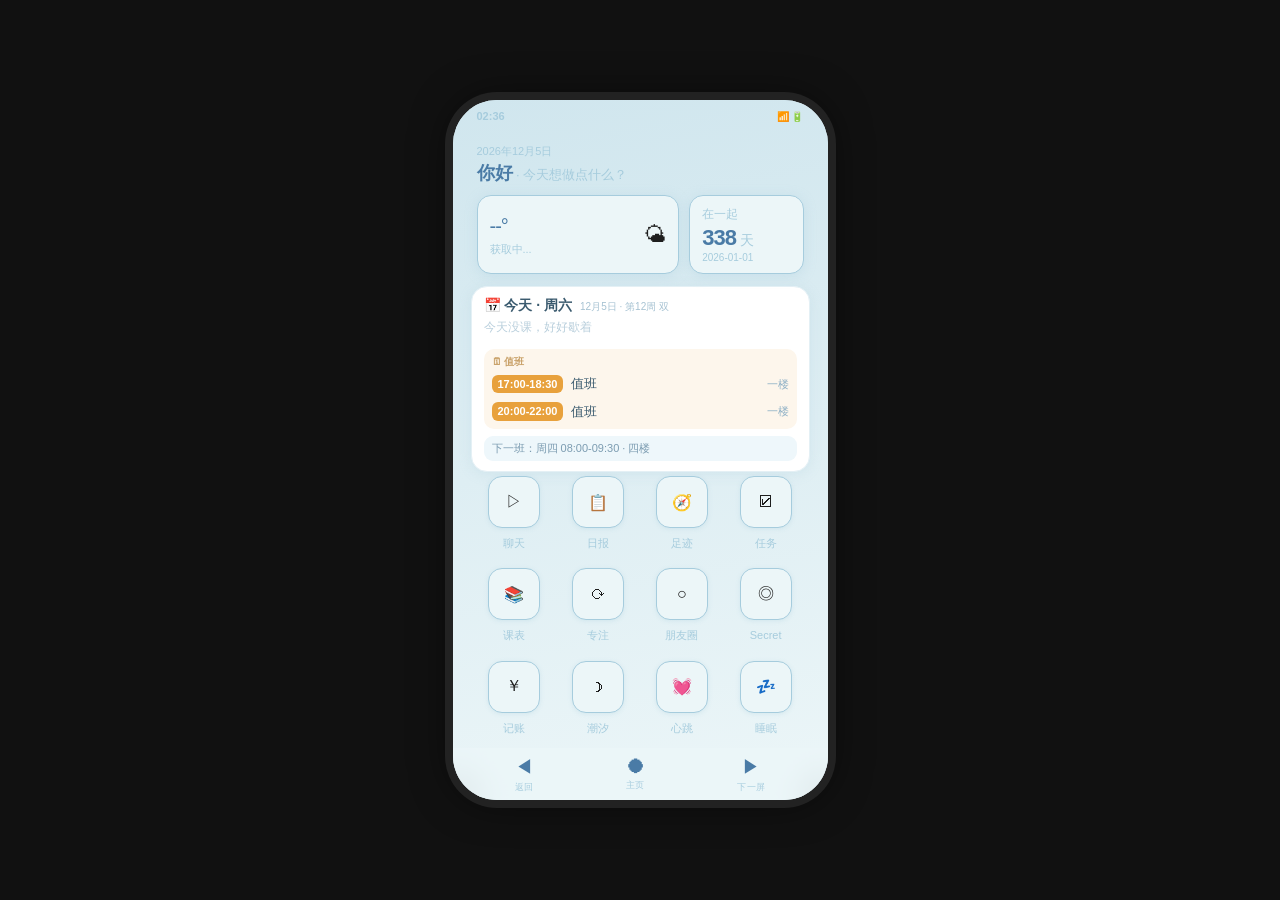
<file: index.html>
<!DOCTYPE html>
<html lang="zh-CN">
<head>
<meta charset="UTF-8">
<meta name="viewport" content="width=device-width, initial-scale=1.0, maximum-scale=1.0, user-scalable=no, viewport-fit=cover">
<meta name="apple-mobile-web-app-capable" content="yes">
<meta name="apple-mobile-web-app-status-bar-style" content="black-translucent">
<meta name="mobile-web-app-capable" content="yes">
<link rel="manifest" href="manifest.json">
<link rel="apple-touch-icon" href="icon-192.png">
<meta name="theme-color" content="#ecf6f8">
<meta name="app-version" content="v5.5.5 (2026.09.20)">
<title>我的手机</title>
<link rel="stylesheet" href="css/style.css?v=52">
<link rel="stylesheet" href="css/track.css?v=52">
</head>
<body>

<div class="phone-frame">
<div class="phone-screen">
<!-- 壁纸底纹 -->
<div class="wallpaper"></div>

<!-- 状态栏 -->
<div class="status-bar">
  <span class="sb-time" id="statusTime">12:00</span>
  <span class="sb-icons">📶 🔋</span>
</div>

<!-- 内容区 -->
<div class="content-area" id="contentArea">

  <!-- ===== 主页 ===== -->
  <div class="page active" id="page-main">
    <div class="main-content">
      <!-- 问候 -->
      <div class="greeting">
        <div class="date" id="homeDate">2026年6月30日</div>
        <div class="hello">你好<span id="homeGreetingName"></span><span> · 今天想做点什么？</span></div>
      </div>

      <!-- 天气 + 倒数日小卡片 -->
      <div class="home-cards-row">
        <div class="weather-card pressable" onclick="onWeatherCardClick()" oncontextmenu="event.preventDefault();showWeatherCityInput()" ontouchstart="weatherLongPressTimer=setTimeout(()=>{showWeatherCityInput()},600)" ontouchend="clearTimeout(weatherLongPressTimer)" ontouchcancel="clearTimeout(weatherLongPressTimer)">
          <div class="weather-info">
            <div class="temp" id="weatherTemp">--°</div>
            <div id="weatherDesc">获取中...</div>
            <div class="weather-detail" id="weatherDetail"></div>
          </div>
          <div class="weather-icon" id="weatherIcon">🌤</div>
        </div>
        <div class="countdown-card pressable" id="countdownCard" onclick="openCdEdit()">
          <div class="cd-content">
            <div class="cd-event" id="cdEvent">在一起</div>
            <div class="cd-days"><span id="cdDays">0</span><span class="cd-unit" id="cdUnit">天</span></div>
            <div class="cd-date" id="cdDate">2026-01-01</div>
          </div>
        </div>
      </div>

      <!-- 今日课表 + 值班（自动更新，course.js renderTodaySchedule 填充） -->
      <div class="today-card" id="todayScheduleCard" style="display:none;"></div>

      <!-- 应用网格 -->
      <div class="app-grid" id="iconGrid1"></div>
    </div>
  </div>

  <!-- ===== 任务清单 ===== -->
  <div class="page" id="page-tasks">
    <div class="sub-page-header">☑ 任务清单</div>
    <div class="sub-page-body" style="padding:8px 16px;">
      <div class="schedule-list" id="scheduleList"></div>
    </div>
    <div class="task-add-bar" style="padding:10px 16px;border-top:1px solid #E0F2FE;background:#F0F9FF;">
      <input type="text" id="taskInput" placeholder="添加日程..." onkeydown="if(event.key==='Enter')addTask()" class="flex-1">
      <button onclick="addTask()" style="background:#1e1e1e;color:#f8f8f8;border-radius:12px;padding:10px 18px;font-weight:600;font-size:14px;">添加</button>
    </div>
  </div>

  <!-- ===== 记账 ===== -->
  <div class="page" id="page-expense">
    <div class="sub-page-header flex-between">
      <span>💰 记账</span>
      <div class="flex-gap6">
        <button onclick="document.getElementById('expImportInput').click()" class="txt-muted">📥导入</button>
        <button onclick="exportExpense()" class="txt-muted">📤导出</button>
        <button onclick="clearAllExpense()" style="font-size:13px;background:none;border:none;cursor:pointer;color:#e55;">🗑清空</button>
      </div>
      <input type="file" id="expImportInput" accept=".json" style="display:none;" onchange="importExpense(event)">
    </div>
    <div class="expense-tabs">
      <button class="expense-tab active" data-tab="expense" onclick="switchExpenseTab('expense')">支出</button>
      <button class="expense-tab" data-tab="income" onclick="switchExpenseTab('income')">收入</button>
      <button class="expense-tab" data-tab="stats" onclick="switchExpenseTab('stats')">统计</button>
    </div>
    <div class="expense-page scroll-y">
      <!-- 记账表单 -->
      <div class="expense-form">
        <div class="expense-form-row">
          <label>金额</label>
          <input type="number" id="expAmount" placeholder="0.00" step="0.01" min="0">
        </div>
        <div class="expense-form-row">
          <label>分类</label>
          <div class="expense-cat-grid" id="expCatGrid"></div>
        </div>
        <div class="expense-form-row">
          <label>备注</label>
          <input type="text" id="expNote" placeholder="买了什么…">
        </div>
        <div class="expense-form-row">
          <label>日期</label>
          <input type="date" id="expDate">
        </div>
        <button class="persona-save" onclick="addExpense()">✓ 记录</button>
      </div>
      <!-- 列表 -->
      <div id="expenseListArea">
        <div class="expense-list" id="expDetailList"></div>
      </div>
      <div id="expenseStatsArea" style="display:none;">
        <div class="expense-summary" id="expSummary"></div>
        <div class="expense-stats-tabs">
          <button class="expense-stats-tab active" data-stab="expense" onclick="switchStatsTab('expense')">支出分类</button>
          <button class="expense-stats-tab" data-stab="income" onclick="switchStatsTab('income')">收入分类</button>
        </div>
        <canvas id="expChart" width="320" height="200" style="width:100%;height:200px;border-radius:10px;background:#F0F9FF;"></canvas>
      </div>
    </div>
  </div>
  <!-- ===== Secret ===== -->
  <div class="page" id="page-secret">
    <div class="sub-page-header flex-between">
      <span id="secretTitle">🔍 AI的手机</span>
      <button id="secretBackBtn" onclick="showSecretDesk()" style="display:none;font-size:13px;background:none;border:none;cursor:pointer;color:#888;">← 返回</button>
    </div>
    <div id="secretDesk" class="secret-desk">
      <div style="font-size:36px;margin-bottom:2px;">📱</div>
      <div style="font-size:13px;color:#888;margin-bottom:8px;">这是 <span id="secretAiName">AI</span> 的手机</div>
      <!-- 角色切换 -->
      <div style="display:flex;gap:6px;flex-wrap:wrap;justify-content:center;margin-bottom:10px;" id="secretCharSwitcher"></div>
      <div class="secret-grid">
        <div class="secret-icon" onclick="showSecretNotes()">
          <div class="si-symbol">📓</div>
          <div class="si-name">记事本</div>
        </div>
        <div class="secret-icon" onclick="showSecretAlbum()">
          <div class="si-symbol">🖼</div>
          <div class="si-name">相册</div>
        </div>
        <div class="secret-icon" onclick="showSecretPlaylist()">
          <div class="si-symbol">🎵</div>
          <div class="si-name">最近播放</div>
        </div>
        <div class="secret-icon" onclick="showSecretFoodDelivery()">
          <div class="si-symbol">🍔</div>
          <div class="si-name">外卖订单</div>
        </div>
        <div class="secret-icon" onclick="showSecretBrowser()">
          <div class="si-symbol">🌐</div>
          <div class="si-name">浏览记录</div>
        </div>
        <div class="secret-icon" onclick="showSecretMailbox()">
          <div class="si-symbol">✉️</div>
          <div class="si-name">匿名信箱</div>
        </div>
      </div>
      <div style="font-size:10px;color:#ccc;margin-top:12px;text-align:center;">💡 内容由AI生成，可接入API更丰富</div>
    </div>
    <div id="secretContent" class="secret-content" style="display:none;"></div>
  </div>

  <!-- ===== 晞晞日报 ===== -->
  <div class="page" id="page-daily">
    <div class="sub-page-header flex-between">
      <span>📋 晞晞日报</span>
      <button onclick="showDailyToast('💡 每天记一条，自动生成日报/周报/月报')" style="font-size:13px;color:#888;background:none;border:none;cursor:pointer;">?</button>
    </div>
    <div style="flex:1;overflow-y:auto;padding:12px 16px;display:flex;flex-direction:column;gap:10px;">
      <!-- Tab切换 -->
      <div style="display:flex;gap:4px;background:#E0F2FE;border-radius:10px;padding:3px;">
        <button class="daily-tab active" data-mode="daily" onclick="switchDailyMode('daily')" style="flex:1;padding:8px;border:none;border-radius:8px;font-size:13px;font-weight:600;cursor:pointer;background:#fff;color:#333;transition:.15s;">📅 日报</button>
        <button class="daily-tab" data-mode="weekly" onclick="switchDailyMode('weekly')" style="flex:1;padding:8px;border:none;border-radius:8px;font-size:13px;font-weight:600;cursor:pointer;background:transparent;color:#999;">📅 周报</button>
        <button class="daily-tab" data-mode="monthly" onclick="switchDailyMode('monthly')" style="flex:1;padding:8px;border:none;border-radius:8px;font-size:13px;font-weight:600;cursor:pointer;background:transparent;color:#999;">📅 月报</button>
<button class="daily-tab" data-mode="summary" onclick="switchDailyMode('summary')" style="flex:1;padding:8px;border:none;border-radius:8px;font-size:13px;font-weight:600;cursor:pointer;background:transparent;color:#999;">📊 综合</button>
      </div>
      <!-- 输入区（JS动态控制） -->
      <div id="dailyInputArea"></div>
      <!-- 按钮 -->
      <div class="flex-gap8">
        <button id="dailyBtn" onclick="generateDailyReport()" style="flex:1;padding:10px;background:#0EA5E9;color:#fff;border:none;border-radius:12px;font-size:14px;font-weight:600;cursor:pointer;">🤖 生成日报</button>
        <button onclick="fillDailyDemo()" style="padding:10px 16px;background:none;border:1px solid #BAE6FD;border-radius:12px;font-size:13px;color:#888;cursor:pointer;">✨ 示例</button>
      </div>
      <!-- 结果区 -->
      <div id="dailyResults" style="display:none;"></div>
      <!-- 每日记录列表 -->
      <div id="dailyDayList" style="margin-top:4px;"></div>
      <!-- 历史报告 -->
      <div id="dailyReportList" style="margin-top:4px;"></div>
    </div>
  </div>

  <!-- ===== 聊天列表（微信风格） ===== -->
  <div class="page" id="page-conv-list">
    <div class="chat-wallpaper"></div>
    <div class="sub-page-header flex-between page-header-blur">
      <span>💬 消息</span>
      <div class="flex-gap8">
        <button id="btnManageChars" onclick="toggleCharManage()" style="font-size:14px;font-weight:400;color:#A0AEC0;">···</button>
        <button onclick="showAddCharDialog()" style="font-size:16px;font-weight:400;">+ 角色</button>
      </div>
    </div>
    <div class="conv-list" id="convList">
      <div class="conv-empty" style="text-align:center;padding:40px;color:#aaa;font-size:13px;">还没有角色<br>点右上角添加</div>
    </div>
  </div>

  <!-- ===== 聊天 ===== -->
  <div class="page" id="page-chat">
    <div class="chat-wallpaper"></div>
    <!-- 查找聊天记录 overlay -->
    <div class="chat-search-overlay" id="chatSearchOverlay" style="display:none;">
      <div class="chat-search-box">
        <input type="text" id="chatSearchInput" placeholder="搜索聊天内容..." oninput="doChatSearch(this.value)">
        <button onclick="closeChatSearch()" style="background:none;border:none;font-size:16px;cursor:pointer;color:#888;">✕</button>
      </div>
      <div class="chat-search-results" id="chatSearchResults"></div>
    </div>
    <div class="sub-page-header flex-between page-header-blur">
      <button onclick="showConvList()" style="font-size:18px;font-weight:400;background:none;border:none;">‹ 返回</button>
      <span id="chatTitle">聊天</span>
      <div class="flex-gap6">
        <button onclick="openChatSearch()" style="font-size:16px;background:none;border:none;cursor:pointer;" title="查找聊天记录">🔍</button>
        <button onclick="toggleSpConfig()" style="font-size:18px;font-weight:400;">⚙</button>
      </div>
    </div>
    <div class="chat-page">
      <div class="chat-messages" id="chatMessages"></div>
      <div class="chat-typing" id="chatTyping"><span></span><span></span><span></span></div>
      <div class="chat-context-bar" id="chatContextBar" onclick="toggleContextBar()">
        <span id="chatContextSummary"></span>
        <span style="font-size:10px;">▼</span>
      </div>
      <div class="chat-context-detail" id="chatContextDetail" style="display:none;"></div>
      <div class="chat-input-bar">
        <button class="emoji-btn" id="emojiToggle" onclick="toggleEmojiPanel()">😊</button>
        <button class="emoji-btn" id="diceToggle" onclick="toggleDiceMenu()" style="font-size:18px;">🎲</button>
        <button class="emoji-btn" id="dailyQBtn" onclick="askDailyQuestion()" style="font-size:16px;" title="今日一问">💭</button>
        <div class="chat-dice-menu" id="diceMenu">
          <button onclick="sendDice()">🎲 掷骰子</button>
          <button onclick="sendLottery()">🎯 抽签</button>
        </div>
        <textarea id="chatInput" rows="1" placeholder="说点什么..." onkeydown="if(event.key==='Enter'&&!event.shiftKey){event.preventDefault();sendChat();}"></textarea>
        <button class="chat-send-btn" onclick="sendChat()">↑</button>
        <div class="emoji-panel" id="emojiPanel">
          <div class="emoji-panel-tabs">
            <button class="emoji-tab active" onclick="switchEmojiTab('common',this)">常用</button>
            <button class="emoji-tab" onclick="switchEmojiTab('face',this)">表情</button>
            <button class="emoji-tab" onclick="switchEmojiTab('nature',this)">自然</button>
            <button class="emoji-tab" onclick="switchEmojiTab('food',this)">美食</button>
            <button class="emoji-tab" onclick="switchEmojiTab('custom',this)">自定义</button>
          </div>
          <div class="emoji-grid" id="emojiGrid"></div>
          <div class="emoji-custom-bar" id="emojiCustomBar" style="display:none;">
            <input type="text" id="customEmojiInput" placeholder="输入 emoji 或粘贴表情">
            <button onclick="addCustomEmoji()">添加文字</button>
            <button onclick="addCustomImageEmoji()">📷 图片</button>
            <input type="file" id="emojiImageInput" accept="image/*" style="display:none;" onchange="handleEmojiImageSelect(event)">
          </div>
        </div>
      </div>
    </div>
  </div>

  <!-- ===== 朋友圈 ===== -->
  <div class="page" id="page-moments">
    <div class="sub-page-header flex-between">
      <span>朋友圈</span>
      <button onclick="showMomentEditor()" style="font-size:20px;background:none;border:none;cursor:pointer;">✏️</button>
    </div>
    <div class="sub-page-body">
      <div class="moments-list" id="momentsList"></div>
    </div>
  </div>

  <!-- ===== 足迹 ===== -->
  <div class="page" id="page-track">
    <div class="sub-page-header">🧭 足迹</div>
    <div class="track-toolbar">
      <button class="track-tbtn" onclick="manualCheckin()">打卡</button>
      <button class="track-tbtn" onclick="enterPickMode()">选点</button>
      <div class="track-seg">
        <button class="on" id="trackViewListBtn" onclick="switchTrackView('list')">列表</button>
        <button id="trackViewSumBtn" onclick="switchTrackView('summary')">年度</button>
      </div>
    </div>
    <div class="track-page">
      <div class="track-view" id="trackViewList">
        <div class="track-map" id="trackMap"></div>
        <div class="track-list" id="trackList"></div>
      </div>
      <div class="track-view" id="trackViewSummary" style="display:none;"></div>
    </div>
  </div>

  <!-- ===== 陪伴计时 ===== -->
  <div class="page" id="page-companion">
    <div class="sub-page-header">陪伴 · 专注计时</div>
    <div class="companion-page scroll-y">
      <!-- 任务输入 -->
      <div class="companion-input-group">
        <div class="input-label">📝 任务</div>
        <input type="text" id="compTaskInput" placeholder="写点什么吧…" autocomplete="off">
      </div>
      <!-- 活动选择 -->
      <div class="companion-input-group">
        <div class="input-label">🎯 活动</div>
        <div class="companion-activities" id="companionActs"></div>
      </div>
      <!-- 时长 -->
      <div class="companion-input-group">
        <div class="input-label">⏱ 时长</div>
        <div class="duration-row">
          <button class="duration-btn" onclick="setCompDuration(compState.targetMinutes-5)">−</button>
          <div style="text-align:center;">
            <div class="duration-display" id="durationDisplay">25</div>
            <div class="duration-unit">分钟</div>
          </div>
          <button class="duration-btn" onclick="setCompDuration(compState.targetMinutes+5)">+</button>
        </div>
      </div>
      <!-- 模式 -->
      <div class="companion-input-group">
        <div class="input-label">📟 模式</div>
        <div class="mode-toggle">
          <button class="mode-btn active" data-mode="countup" onclick="setCompMode('countup')">⌛ 正计时</button>
          <button class="mode-btn" data-mode="countdown" onclick="setCompMode('countdown')">⏳ 倒计时</button>
        </div>
      </div>
      <!-- 铃声 -->
      <div class="companion-input-group">
        <div class="input-label ringtone-header" id="ringtoneToggle" onclick="toggleRingtonePanel()">
          <span>🔔 铃声</span>
          <span class="ringtone-arrow" id="ringtoneArrow">▸</span>
        </div>
        <div class="ringtone-panel" id="ringtonePanel">
          <div class="ringtone-status" id="ringtoneStatus">默认铃声</div>
          <div class="ringtone-actions">
            <button class="ringtone-btn" onclick="uploadRingtone()">上传</button>
            <button class="ringtone-btn" onclick="testRingtone()">▶ 试听</button>
            <button class="ringtone-btn" onclick="resetRingtone()">重置</button>
          </div>
          <input type="file" id="ringtoneFileInput" accept="audio/*" style="display:none;" onchange="handleRingtoneFile(event)">
          <div class="ringtone-hint">支持 MP3 / WAV / M4A，建议 30 秒以内</div>
        </div>
      </div>
      <!-- 计时 + 按钮 -->
      <div style="text-align:center;margin:8px 0;">
        <div class="companion-timer" id="companionTimer">00:00:00</div>
        <div class="companion-btns" style="justify-content:center;">
          <button class="companion-btn" onclick="compStart()">▶ 开始</button>
          <button class="companion-btn secondary" onclick="compPause()">⏸ 暂停</button>
          <button class="companion-btn secondary" onclick="compReset()">⏹ 重置</button>
        </div>
      </div>
      <!-- 专注记录入口 -->
      <div style="margin-top:12px;text-align:center;border-top:1px solid #E0F2FE;padding-top:12px;">
        <button class="companion-btn secondary" onclick="navigateTo('page-comp-records')">📊 查看专注记录</button>
      </div>
    </div>
  </div>

  <!-- ===== 专注记录页 ===== -->
  <div class="page" id="page-comp-records">
    <div class="sub-page-header">专注记录</div>
    <div class="companion-records" id="compRecordsContent">
      <div class="records-tabs">
        <button class="records-tab active" data-tab="week" onclick="switchCompRecordsTab('week')">本周</button>
        <button class="records-tab" data-tab="month" onclick="switchCompRecordsTab('month')">本月</button>
        <button class="records-tab" data-tab="all" onclick="switchCompRecordsTab('all')">全部</button>
      </div>
      <div class="records-summary">
        <div class="summary-card">
          <div class="summary-num" id="recordsCount">0</div>
          <div class="summary-label">完成次数</div>
        </div>
        <div class="summary-card">
          <div class="summary-num" id="recordsTime">0分</div>
          <div class="summary-label">专注时长</div>
        </div>
      </div>
      <div class="records-list" id="recordsList">
        <div class="record-empty">还没有记录<br>开始一次专注吧</div>
      </div>
    </div>
  </div>

  <!-- ===== 我的人设 ===== -->
  <div class="page" id="page-persona">
    <div class="sub-page-header">🧍 我的人设</div>
    <div class="persona-page scroll-y">
      <div class="persona-hint" style="margin-bottom:12px;">让 AI 更了解你，回复会更贴心</div>

      <div class="persona-field">
        <label>我的名字</label>
        <input type="text" id="userName" placeholder="你的名字">
      </div>
      <div class="persona-field">
        <label>性别</label>
        <select id="userGender" style="border:1px solid #BAE6FD;border-radius:12px;padding:10px 14px;background:#fff;font-size:14px;appearance:auto;">
          <option value="女">女</option>
          <option value="男">男</option>
          <option value="保密">保密</option>
        </select>
      </div>
      <div class="persona-field">
        <label>年龄 / 身份</label>
        <input type="text" id="userAge" placeholder="例如：20岁，学生">
      </div>
      <div class="persona-field">
        <label>性格标签</label>
        <input type="text" id="userTraits" placeholder="例如：开朗、爱笑">
      </div>
      <div class="persona-field">
        <label>兴趣爱好</label>
        <input type="text" id="userHobbies" placeholder="例如：看书、画画">
      </div>
      <div class="persona-field">
        <label>重要背景</label>
        <input type="text" id="userBackground" placeholder="出生地 / 生活城市等">
      </div>
      <button class="persona-save" onclick="saveUserPersona()">💾 保存</button>

      <div style="font-size:10px;color:#aaa;text-align:center;padding:16px 0;">
        ⚙️ API 配置和 💾 数据管理已移到 <a href="javascript:navigateTo('page-settings')" style="color:#667eea;text-decoration:underline;">⚙设置页</a>
      </div>
    </div>
  </div>

  <!-- ===== 潮汐（月经日历） ===== -->
  <div class="page" id="page-tide">
    <div class="sub-page-header">潮汐 🌙</div>
    <div class="tide-page">
      <div class="tide-cal-header">
        <button onclick="tidePrevMonth()">◀</button>
        <div class="tide-month" id="tideMonth"></div>
        <button onclick="tideNextMonth()">▶</button>
      </div>
      <div class="tide-weekdays"><span>日</span><span>一</span><span>二</span><span>三</span><span>四</span><span>五</span><span>六</span></div>
      <div class="tide-cal-grid" id="tideCalGrid"></div>
      <div class="tide-legend">
        <span><span class="tide-legend-dot" style="background:#e91e63"></span> 经期</span>
        <span><span class="tide-legend-dot" style="background:#ba68c8"></span> 预测</span>
      </div>
      <div class="tide-info" id="tideInfo"></div>
      <div class="tide-edit-section">
        <div class="tide-edit-title">✏️ 记录经期</div>
        <div class="tide-form-row">
          <label>开始日</label>
          <input type="date" id="tideStartDate">
        </div>
        <div class="tide-form-row">
          <label>持续天数</label>
          <input type="number" id="tideDuration" value="5" min="1" max="14">
        </div>
        <div class="flex-gap8">
          <button class="tide-btn tide-btn-primary" onclick="tideAddPeriod()">记录</button>
          <button class="tide-btn tide-btn-secondary" onclick="tideAutoPredict()">自动预测下月</button>
        </div>
        <div class="tide-period-list" id="tidePeriodList"></div>
      </div>

      <!-- 心情选择器弹窗 -->
      <div class="tide-mood-picker" id="tideMoodPicker">
        <div class="tide-mood-picker-title">今天的心情？</div>
        <div class="tide-mood-options" id="tideMoodOptions"></div>
        <button class="tide-btn tide-btn-secondary" style="width:100%;margin-top:8px;" onclick="document.getElementById('tideMoodPicker').style.display='none'">关闭</button>
      </div>
    </div>
  </div>

  <!-- ===== 心跳（手环·模拟数据） ===== -->
  <div class="page" id="page-heart">
    <div class="sub-page-header flex-between">
      <span>💓 心跳</span>
      <span id="heartStatus" class="heart-badge">模拟数据</span>
    </div>
    <div class="heart-page">
      <!-- 当前读数 -->
      <div class="heart-card">
        <div class="heart-halo"><div class="heart-beat" id="heartBeatAnim">💓</div></div>
        <div class="heart-bpm"><span id="heartBpm">--</span><span class="heart-unit">bpm</span></div>
        <div class="heart-temp-line"><span class="heart-temp" id="heartTemp">--°C</span><span class="heart-dot">·</span><span class="heart-updated" id="heartUpdated">--</span></div>
        <div class="heart-state-desc" id="heartStateDesc"></div>
      </div>
      <!-- 操作 -->
      <div class="heart-actions">
        <button class="heart-measure" onclick="heartMeasureNow()">📡 测一次</button>
        <button class="heart-toggle" id="heartToggleBtn" onclick="toggleHeartSampling()">自动采样：开</button>
      </div>
      <!-- 手动调节区间（模拟数据的档位，嫌高嫌低都在这儿调） -->
      <div class="heart-history-head" onclick="toggleHeartRangePanel()">
        <span>⚙️ 手动调节区间 <b style="font-size:11px;font-weight:400;color:#94a3b8;">心跳高低自己调</b></span>
        <span class="heart-history-meta"><span id="heartRangeSummary">58~82</span> bpm <span class="heart-chevron" id="heartRangeChevron">▾</span></span>
      </div>
      <div id="heartRangePanel" style="display:none;">
        <div class="heart-range-box">
          <div class="heart-range-row">
            <div class="heart-range-label"><span>平静下限</span><b id="hrLoVal">58</b></div>
            <input type="range" id="hrLo" min="40" max="110" step="1" value="58" oninput="heartSetRange('lo', this.value)">
          </div>
          <div class="heart-range-row">
            <div class="heart-range-label"><span>平静上限</span><b id="hrHiVal">82</b></div>
            <input type="range" id="hrHi" min="50" max="135" step="1" value="82" oninput="heartSetRange('hi', this.value)">
          </div>
          <div class="heart-range-row">
            <div class="heart-range-label"><span>波动幅度</span><b id="hrAmpVal">±5</b></div>
            <input type="range" id="hrAmp" min="0" max="20" step="1" value="5" oninput="heartSetRange('amp', this.value)">
          </div>
          <div class="heart-range-row">
            <div class="heart-range-label"><span>高峰概率</span><b id="hrSpikeVal">12%</b></div>
            <input type="range" id="hrSpike" min="0" max="60" step="1" value="12" oninput="heartSetRange('spikeP', this.value)">
          </div>
          <div class="heart-range-row">
            <div class="heart-range-label"><span>单次最高</span><b id="hrCeilVal">128</b></div>
            <input type="range" id="hrCeil" min="90" max="190" step="1" value="128" oninput="heartSetRange('ceil', this.value)">
          </div>
          <div class="heart-range-preview" id="heartRangePreview"></div>
          <div class="heart-range-btns">
            <button class="heart-range-btn" onclick="heartResetRange()">恢复默认</button>
            <button class="heart-range-btn reroll" id="heartRerollBtn" onclick="heartRerollHistory()">🔄 按新区间重刷历史</button>
          </div>
          <div class="heart-range-note">调完点「测一次」看效果。重刷会把已有的模拟读数按新区间重算一遍（手环连了就不会动）。</div>
        </div>
      </div>
      <!-- 呼吸练习 + 手环预览 + 健康周报 -->
      <div class="heart-actions-mini">
        <button class="heart-breathe" id="heartBreatheBtn" onclick="startBreathing()">🌬 呼吸练习</button>
        <button class="heart-band" onclick="openBandPreview()">⌚ 手环预览</button>
        <button class="heart-report" id="healthReportBtn" onclick="generateHealthReport()">📋 健康周报</button>
      </div>
      <!-- 今日步数（模拟/手机计步） -->
      <div class="steps-card">
        <div class="steps-head">
          <span>🚶 今日步数</span>
          <span class="steps-mode" id="stepMode">○ 模拟</span>
        </div>
        <div class="steps-numline">
          <span class="steps-num" id="stepCount">0</span>
          <span class="steps-unit">步</span>
          <span class="steps-target">/ 8000</span>
        </div>
        <div class="steps-track"><div class="steps-bar" id="stepBar"></div></div>
        <div class="steps-foot">
          <span class="steps-week">本周 <b id="stepWeekCount">0</b> 步</span>
          <div class="steps-btns">
            <button class="steps-bump" id="stepsRealBtn" onclick="requestRealSteps()">📱 开始真实计步</button>
            <button class="steps-bump" id="stepsBumpBtn" onclick="stepsDemoBump()">🚶 走几步</button>
          </div>
        </div>
      </div>
      <div id="healthReportWrap" style="display:none;margin-top:12px;"></div>
      <!-- 今日统计 -->
      <div class="heart-stats">
        <div class="heart-stat"><div class="heart-num" id="heartTodayCount">0</div><div class="hs-label">今日采样</div></div>
        <div class="heart-stat"><div class="heart-num" id="heartAvgHr">--</div><div class="hs-label">平均</div></div>
        <div class="heart-stat"><div class="heart-num" id="heartMaxHr">--</div><div class="hs-label">最高</div></div>
      </div>
      <!-- 趋势 -->
      <div class="heart-section-title">📈 心率趋势</div>
      <div class="heart-spark-wrap"><canvas id="heartSpark" width="300" height="90" style="width:100%;height:90px;"></canvas></div>
      <!-- 历史（折叠，点开才显示） -->
      <div class="heart-history-head" onclick="toggleHeartHistory()">
        <span>🕐 最近记录</span>
        <span class="heart-history-meta"><span id="heartHistoryCount">0</span> 条 <span class="heart-chevron" id="heartChevron">▾</span></span>
      </div>
      <div id="heartHistory" style="display:none;"></div>
      <div style="font-size:10px;color:#ccc;text-align:center;padding:10px 0;">🧷 手环未连接 · 当前为模拟数据<br>等手环做好后，这里会换成真实数据</div>
    </div>
  </div>

  <!-- ===== 手环屏幕预览 ===== -->
  <div class="page" id="page-band">
    <div class="sub-page-header">⌚ 手环屏幕预览</div>
    <div class="band-page">
      <div class="band-hint">手环 0.96" OLED 会显示的样子：时间 · 心形按心跳鼓动 · 心电图滚动 · 体温<br>硬件做好后，这颗小屏幕就这么跑</div>
      <div class="band-oled">
        <canvas id="bandEcg" width="128" height="64"></canvas>
      </div>
      <div class="band-status" id="bandStatus">○ 模拟数据</div>
      <div class="band-btns">
        <button class="heart-measure" onclick="bandReMeasure()">📡 模拟一次读数</button>
        <button class="band-back" onclick="goBack()">返回</button>
      </div>
    </div>
  </div>


  <!-- ===== 睡眠（模拟引擎 + 🌙我睡了 + 手环入口） ===== -->
  <div class="page" id="page-sleep">
    <div class="sub-page-header">💤 睡眠</div>
    <div class="sub-page-body" style="padding:14px 16px;overflow-y:auto;">
      <div style="display:flex;gap:10px;justify-content:center;margin:2px auto 10px;">
        <button id="sleepBtn" onclick="sleepNow()" style="flex:1;max-width:150px;padding:8px 12px;border:none;border-radius:999px;background:linear-gradient(135deg,#5b87a2,#7c5ba6);color:#fff;font-size:13px;font-weight:600;cursor:pointer;box-shadow:0 3px 10px rgba(124,91,166,.22);">🌙 我睡了</button>
        <button id="wakeBtn" onclick="wakeNow()" style="flex:1;max-width:150px;padding:8px 12px;border:none;border-radius:999px;background:linear-gradient(135deg,#e8a13c,#d97c46);color:#fff;font-size:13px;font-weight:600;cursor:pointer;box-shadow:0 3px 10px rgba(217,124,70,.22);">☀️ 我醒了</button>
      </div>
      <div id="sleepWrap">
        <div class="steps-card" id="sleepLastCard"></div>
        <div style="font-size:12px;color:#4a7ba6;font-weight:600;margin-top:16px;">近 7 天睡得怎样</div>
        <div class="steps-card" id="sleepBars" style="display:flex;align-items:flex-end;gap:4px;padding:10px 6px 4px;"></div>
        <div style="font-size:12px;color:#4a7ba6;font-weight:600;margin-top:16px;">最近记录</div>
        <div class="steps-card" id="sleepHistory"></div>
      </div>

      <!-- 就寝弹窗：选日期和时间 -->
      <div id="sleepModal" style="position:fixed;inset:0;background:rgba(20,30,45,.45);backdrop-filter:blur(3px);display:none;align-items:center;justify-content:center;z-index:9999;">
        <div style="width:min(300px,86vw);background:#fff;border-radius:22px;padding:20px 18px 14px;box-shadow:0 12px 40px rgba(20,25,45,.25);text-align:center;">
          <div id="sleepModalTitle" style="font-size:16px;font-weight:700;color:#3a5a6e;">🌙 几点睡呀</div>
          <div id="sleepModalSub" style="font-size:11px;color:#9ab;margin:4px 0 14px;">他会记住这一刻，明早问你好不好</div>
          <div style="display:flex;gap:10px;align-items:center;justify-content:center;">
            <input type="date" id="sleepDate" style="flex:1.3;min-width:0;font-size:15px;padding:9px 8px;border:1px solid #d0e6ee;border-radius:12px;color:#3a5a6e;background:#f6fbfd;">
            <input type="time" id="sleepTime" style="flex:1;min-width:0;font-size:15px;padding:9px 6px;border:1px solid #d0e6ee;border-radius:12px;color:#3a5a6e;background:#f6fbfd;">
          </div>
          <div style="display:flex;gap:10px;margin-top:16px;">
            <button onclick="sleepModalCancel()" style="flex:1;padding:10px;border:none;border-radius:12px;background:#eef3f6;color:#6f94ab;font-size:13px;font-weight:600;cursor:pointer;">取消</button>
            <button id="sleepModalConfirmBtn" onclick="sleepModalConfirm()" style="flex:1.4;padding:10px;border:none;border-radius:12px;background:linear-gradient(135deg,#5b87a2,#7c5ba6);color:#fff;font-size:13px;font-weight:600;cursor:pointer;">记下 · 晚安</button>
          </div>
        </div>
      </div>

      <!-- 醒来弹窗：选日期和时间 -->
      <div id="wakeModal" style="position:fixed;inset:0;background:rgba(20,30,45,.45);backdrop-filter:blur(3px);display:none;align-items:center;justify-content:center;z-index:9999;">
        <div style="width:min(300px,86vw);background:#fff;border-radius:22px;padding:20px 18px 14px;box-shadow:0 12px 40px rgba(20,25,45,.25);text-align:center;">
          <div style="font-size:16px;font-weight:700;color:#3a5a6e;">☀️ 几点醒的呀</div>
          <div style="font-size:11px;color:#9ab;margin:4px 0 14px;">会把昨晚按真实醒来时刻结算，他会安心</div>
          <div style="display:flex;gap:10px;align-items:center;justify-content:center;">
            <input type="date" id="wakeDate" style="flex:1.3;min-width:0;font-size:15px;padding:9px 8px;border:1px solid #d0e6ee;border-radius:12px;color:#3a5a6e;background:#f6fbfd;">
            <input type="time" id="wakeTime" style="flex:1;min-width:0;font-size:15px;padding:9px 6px;border:1px solid #d0e6ee;border-radius:12px;color:#3a5a6e;background:#f6fbfd;">
          </div>
          <div style="display:flex;gap:10px;margin-top:16px;">
            <button onclick="wakeModalCancel()" style="flex:1;padding:10px;border:none;border-radius:12px;background:#eef3f6;color:#6f94ab;font-size:13px;font-weight:600;cursor:pointer;">取消</button>
            <button onclick="wakeModalConfirm()" style="flex:1.4;padding:10px;border:none;border-radius:12px;background:linear-gradient(135deg,#e8a13c,#d97c46);color:#fff;font-size:13px;font-weight:600;cursor:pointer;">记下 · 早安</button>
          </div>
        </div>
      </div>
    </div>
  </div>

  <!-- ===== 课表 + 值班 ===== -->
  <div class="page" id="page-course">
    <div class="sub-page-header flex-between">
      <span>📚 课表</span>
      <span style="font-size:11px;color:#7f9fb4;font-weight:400;" id="courseWeekInfo"></span>
    </div>
    <div class="sub-page-body" style="padding:12px 12px 16px;overflow-y:auto;">
      <!-- 开学第1周周一（唯一保留设置）+ 本周状态 -->
      <div class="course-bar">
        <span style="white-space:nowrap;color:#5a7c92;">开学第1周周一</span>
        <input type="date" id="courseStartDate" onchange="courseSetStart(this.value)">
        <span class="course-badge" id="courseWeekBadge"></span>
      </div>
      <!-- Excel式网格：横=周一~周五 纵=第1~12节 -->
      <div class="steps-card" style="padding:8px;">
        <div class="course-scroll" id="courseGrid"></div>
      </div>
      <div style="font-size:10px;color:#b5cbd8;line-height:1.7;margin:6px 2px 14px;">点空格加课、点课块可改可删 · 课只在自己周数显示（1-7周的课，第8周自动消失）· 单双周、前几周/后几周都认</div>
      <!-- 值班：每周固定班（主）+ 偶尔单次（换班/临时） -->
      <div class="course-duty-head">
        <span style="font-size:12px;color:#4a7ba6;font-weight:600;">🗓 值班 · 每周固定</span>
        <button onclick="openDutyAdd()" class="course-addbtn">➕ 加时段</button>
      </div>
      <div class="steps-card" style="padding:6px 10px;" id="courseDutyList"></div>
      <div style="display:flex;align-items:center;gap:6px;margin:10px 2px 6px;">
        <span style="font-size:11px;color:#a6c2d2;">偶尔换班 / 单次</span>
        <button onclick="openOneoffAdd()" style="margin-left:auto;font-size:11px;color:#d97c46;background:#fdf2e7;border:none;border-radius:999px;padding:5px 12px;cursor:pointer;">＋ 临时按日期</button>
      </div>
      <div class="steps-card" style="padding:6px 10px;" id="courseOneoffList"></div>
      <div style="font-size:10px;color:#c6d6df;text-align:center;margin-top:10px;line-height:1.6;">固定班每周循环，到点前他会轻声提醒你</div>
    </div>

    <!-- 添加/编辑课程弹窗 -->
    <div id="courseModal" style="position:fixed;inset:0;background:rgba(20,30,45,.45);backdrop-filter:blur(3px);display:none;align-items:center;justify-content:center;z-index:9999;">
      <div style="width:min(330px,90vw);background:#fff;border-radius:22px;padding:18px 16px 14px;box-shadow:0 12px 40px rgba(20,25,45,.25);">
        <div id="courseModalTitle" style="font-size:16px;font-weight:700;color:#3a5a6e;text-align:center;">➕ 加课</div>
        <input type="hidden" id="courseFormId">
        <div style="display:flex;gap:8px;margin-top:12px;">
          <div style="flex:1.2;">
            <div style="font-size:11px;color:#9ab;">星期</div>
            <select id="courseFormDay" class="course-select">
              <option value="1">周一</option><option value="2">周二</option><option value="3">周三</option>
              <option value="4">周四</option><option value="5">周五</option>
            </select>
          </div>
          <div style="flex:1;">
            <div style="font-size:11px;color:#9ab;">第几节</div>
            <select id="courseFormS" class="course-select">
              <option value="1">第1节</option><option value="2">第2节</option><option value="3">第3节</option><option value="4">第4节</option><option value="5">第5节</option>
              <option value="6">第6节</option><option value="7">第7节</option><option value="8">第8节</option><option value="9">第9节</option><option value="10">第10节</option>
              <option value="11">第11节</option><option value="12">第12节</option>
            </select>
          </div>
          <div style="flex:1;">
            <div style="font-size:11px;color:#9ab;">到</div>
            <select id="courseFormE" class="course-select">
              <option value="1">第1节</option><option value="2">第2节</option><option value="3">第3节</option><option value="4">第4节</option><option value="5">第5节</option>
              <option value="6">第6节</option><option value="7">第7节</option><option value="8">第8节</option><option value="9">第9节</option><option value="10">第10节</option>
              <option value="11">第11节</option><option value="12">第12节</option>
            </select>
          </div>
        </div>
        <div style="margin-top:10px;">
          <div style="font-size:11px;color:#9ab;">课程名</div>
          <input type="text" id="courseFormName" placeholder="如：心理学" class="course-input">
        </div>
        <div style="margin-top:10px;">
          <div style="font-size:11px;color:#9ab;">教室（可空）</div>
          <input type="text" id="courseFormRoom" placeholder="L4-312" class="course-input">
        </div>
        <div style="display:flex;align-items:center;gap:6px;margin-top:10px;">
          <span style="font-size:11px;color:#9ab;">第</span>
          <input type="number" id="courseFormW1" min="1" max="30" class="course-num">
          <span style="font-size:11px;color:#9ab;">—</span>
          <input type="number" id="courseFormW2" min="1" max="30" class="course-num">
          <span style="font-size:11px;color:#9ab;">周</span>
          <button type="button" onclick="courseFormTerm()" style="margin-left:auto;font-size:12px;color:#4a7ba6;background:#eef4fb;border:none;border-radius:999px;padding:6px 10px;cursor:pointer;">整学期</button>
        </div>
        <div style="display:flex;background:#e7eef4;border-radius:12px;padding:3px;gap:4px;margin-top:10px;">
          <div id="courseFormParity_all" onclick="setCourseParityForm('all')" style="flex:1;text-align:center;padding:6px 0;border-radius:9px;font-size:12px;cursor:pointer;">每周</div>
          <div id="courseFormParity_odd" onclick="setCourseParityForm('odd')" style="flex:1;text-align:center;padding:6px 0;border-radius:9px;font-size:12px;cursor:pointer;">单周</div>
          <div id="courseFormParity_even" onclick="setCourseParityForm('even')" style="flex:1;text-align:center;padding:6px 0;border-radius:9px;font-size:12px;cursor:pointer;">双周</div>
        </div>
        <div style="display:flex;gap:10px;margin-top:14px;">
          <button id="courseFormDel" onclick="courseFormDelete()" style="display:none;padding:10px 8px;border:none;border-radius:12px;background:#fdeeee;color:#d96a5a;font-size:13px;font-weight:600;cursor:pointer;">🗑</button>
          <button onclick="courseFormCancel()" style="flex:1;padding:10px;border:none;border-radius:12px;background:#eef3f6;color:#6f94ab;font-size:13px;font-weight:600;cursor:pointer;">取消</button>
          <button onclick="courseFormSave()" style="flex:1.4;padding:10px;border:none;border-radius:12px;background:linear-gradient(135deg,#5b87a2,#7c5ba6);color:#fff;font-size:13px;font-weight:600;cursor:pointer;">✓ 保存</button>
        </div>
      </div>
    </div>

    <!-- 值班弹窗：每周固定（星期+起止+地点） -->
    <div id="dutyModal" style="position:fixed;inset:0;background:rgba(20,30,45,.45);backdrop-filter:blur(3px);display:none;align-items:center;justify-content:center;z-index:9999;">
      <div style="width:min(300px,86vw);background:#fff;border-radius:22px;padding:18px 16px 14px;box-shadow:0 12px 40px rgba(20,25,45,.25);">
        <div style="font-size:16px;font-weight:700;color:#3a5a6e;text-align:center;">🗓 每周固定值班</div>
        <input type="hidden" id="dutyFormId">
        <div style="margin-top:12px;">
          <div style="font-size:11px;color:#9ab;">星期</div>
          <select id="dutyFormDay" class="course-select">
            <option value="1">周一</option><option value="2">周二</option><option value="3">周三</option><option value="4">周四</option><option value="5">周五</option>
            <option value="6">周六</option><option value="7">周日</option>
          </select>
        </div>
        <div style="display:flex;gap:8px;margin-top:10px;">
          <div style="flex:1;">
            <div style="font-size:11px;color:#9ab;">开始</div>
            <input type="time" id="dutyFormT0" class="course-input">
          </div>
          <div style="flex:1;">
            <div style="font-size:11px;color:#9ab;">结束</div>
            <input type="time" id="dutyFormT1" class="course-input">
          </div>
        </div>
        <div style="margin-top:10px;">
          <div style="font-size:11px;color:#9ab;">名称（可空）</div>
          <input type="text" id="dutyFormName" placeholder="值班 / 开会 / 志愿" class="course-input">
        </div>
        <div style="margin-top:10px;">
          <div style="font-size:11px;color:#9ab;">地点</div>
          <input type="text" id="dutyFormLoc" placeholder="四楼 / 一楼" class="course-input">
        </div>
        <div style="display:flex;gap:10px;margin-top:14px;">
          <button id="dutyFormDel" onclick="dutyFormDelete()" style="display:none;padding:10px 8px;border:none;border-radius:12px;background:#fdeeee;color:#d96a5a;font-size:13px;font-weight:600;cursor:pointer;">🗑</button>
          <button onclick="dutyFormCancel()" style="flex:1;padding:10px;border:none;border-radius:12px;background:#eef3f6;color:#6f94ab;font-size:13px;font-weight:600;cursor:pointer;">取消</button>
          <button onclick="dutyFormSave()" style="flex:1.4;padding:10px;border:none;border-radius:12px;background:linear-gradient(135deg,#e8a13c,#d97c46);color:#fff;font-size:13px;font-weight:600;cursor:pointer;">✓ 保存</button>
        </div>
      </div>
    </div>

    <!-- 临时值班弹窗（具体日期，换班用） -->
    <div id="oneoffModal" style="position:fixed;inset:0;background:rgba(20,30,45,.45);backdrop-filter:blur(3px);display:none;align-items:center;justify-content:center;z-index:9999;">
      <div style="width:min(300px,86vw);background:#fff;border-radius:22px;padding:18px 16px 14px;box-shadow:0 12px 40px rgba(20,25,45,.25);">
        <div style="font-size:16px;font-weight:700;color:#3a5a6e;text-align:center;">🗓 临时值班</div>
        <input type="hidden" id="oneoffFormId">
        <div style="margin-top:12px;">
          <div style="font-size:11px;color:#9ab;">日期</div>
          <input type="date" id="oneoffFormDate" class="course-input">
        </div>
        <div style="display:flex;gap:8px;margin-top:10px;">
          <div style="flex:1;">
            <div style="font-size:11px;color:#9ab;">开始</div>
            <input type="time" id="oneoffFormT0" class="course-input">
          </div>
          <div style="flex:1;">
            <div style="font-size:11px;color:#9ab;">结束</div>
            <input type="time" id="oneoffFormT1" class="course-input">
          </div>
        </div>
        <div style="margin-top:10px;">
          <div style="font-size:11px;color:#9ab;">名称（可空）</div>
          <input type="text" id="oneoffFormName" placeholder="值班 / 开会 / 志愿" class="course-input">
        </div>
        <div style="margin-top:10px;">
          <div style="font-size:11px;color:#9ab;">地点（可空）</div>
          <input type="text" id="oneoffFormLoc" placeholder="学生会办公室" class="course-input">
        </div>
        <div style="display:flex;gap:10px;margin-top:14px;">
          <button id="oneoffFormDel" onclick="oneoffFormDelete()" style="display:none;padding:10px 8px;border:none;border-radius:12px;background:#fdeeee;color:#d96a5a;font-size:13px;font-weight:600;cursor:pointer;">🗑</button>
          <button onclick="oneoffFormCancel()" style="flex:1;padding:10px;border:none;border-radius:12px;background:#eef3f6;color:#6f94ab;font-size:13px;font-weight:600;cursor:pointer;">取消</button>
          <button onclick="oneoffFormSave()" style="flex:1.4;padding:10px;border:none;border-radius:12px;background:linear-gradient(135deg,#e8a13c,#d97c46);color:#fff;font-size:13px;font-weight:600;cursor:pointer;">✓ 保存</button>
        </div>
      </div>
    </div>
  </div>

  <!-- ===== 每日心情（已合并到经期） ===== -->
  <div class="page" id="page-mood"><div style="padding:20px;text-align:center;color:#999;font-size:13px;">点击潮汐日历中的日期即可记录心情 📅</div></div>

  <!-- ===== 设置 ===== -->
  <div class="page" id="page-settings">
    <div class="sub-page-header">⚙️ 设置</div>
    <div class="sub-page-body" style="padding:14px;display:flex;flex-direction:column;gap:12px;overflow-y:auto;">

      <div class="settings-card" style="text-align:center;padding:10px;background:linear-gradient(135deg,#f8f9ff,#eef1ff);">
        <span style="font-size:12px;color:#888;">📱 Phone Companion</span>
        <span id="appVersionDisplay" style="font-size:14px;font-weight:700;color:#667eea;margin-left:6px;"></span>
	      </div>

      <!-- AI主动消息 -->
      <div class="settings-card">
        <div class="settings-row">
          <div class="settings-row-left">
            <div class="settings-row-title">🤖 AI主动消息</div>
            <div class="settings-row-desc">AI会在早晨、下雨、久未联系时主动发消息</div>
          </div>
          <div class="ios-toggle" id="settingProactiveMsg" onclick="toggleSetting(this,'proactiveMsg')">
            <div class="ios-toggle-slider"></div>
          </div>
        </div>
      </div>

      <!-- 🛌 睡眠陪伴 -->
      <div class="settings-card">
        <div class="settings-row">
          <div class="settings-row-left">
            <div class="settings-row-title">🛌 睡眠陪伴</div>
            <div class="settings-row-desc">他会记你几点睡、早上问一句睡得怎样、睡前说晚安</div>
          </div>
          <div class="ios-toggle" id="settingSleepGuard" onclick="toggleSetting(this,'sleepGuard')">
            <div class="ios-toggle-slider"></div>
          </div>
        </div>
      </div>

      <!-- 📚 上课提醒 -->
      <div class="settings-card">
        <div class="settings-row">
          <div class="settings-row-left">
            <div class="settings-row-title">📚 上课提醒</div>
            <div class="settings-row-desc">他会看着你的课表，上课/值班前轻声提醒你</div>
          </div>
          <div class="ios-toggle" id="settingScheduleRemind" onclick="toggleSetting(this,'scheduleRemind')">
            <div class="ios-toggle-slider"></div>
          </div>
        </div>
      </div>

      <!-- AI自动发朋友圈 -->
      <div class="settings-card">
        <div class="settings-row">
          <div class="settings-row-left">
            <div class="settings-row-title">🌄 AI自动发朋友圈</div>
            <div class="settings-row-desc">AI会根据时间和天气自动发朋友圈（每天最多3条）</div>
          </div>
          <div class="ios-toggle" id="settingAutoMoments" onclick="toggleSetting(this,'autoMoments')">
            <div class="ios-toggle-slider"></div>
          </div>
        </div>
      </div>

      <!-- 通知 -->
      <div class="settings-card">
        <div class="settings-row">
          <div class="settings-row-left">
            <div class="settings-row-title">🔔 通知</div>
            <div class="settings-row-desc">后台新消息以系统通知形式推送</div>
          </div>
          <div class="ios-toggle" id="settingNotifications" onclick="toggleSetting(this,'notifications')">
            <div class="ios-toggle-slider"></div>
          </div>
        </div>
      </div>

      <!-- 角色隐私 -->
      <div class="settings-card">
        <div class="settings-row">
          <div class="settings-row-left">
            <div class="settings-row-title">🔒 角色隐私 <span style="font-size:10px;color:#ccc;">即将推出</span></div>
            <div class="settings-row-desc">角色间信息互通控制</div>
          </div>
          <div class="ios-toggle" id="settingCharPrivacy" onclick="toggleSetting(this,'charPrivacy')">
            <div class="ios-toggle-slider"></div>
          </div>
        </div>
      </div>

      <!-- 禁止动作描写 -->
      <div class="settings-card">
        <div class="settings-row">
          <div class="settings-row-left">
            <div class="settings-row-title">🚫 禁止动作描写</div>
            <div class="settings-row-desc">禁止AI在回复中使用*笑*、*摸头*等动作描写，只说纯文字</div>
          </div>
          <div class="ios-toggle" id="settingDisableActions" onclick="toggleSetting(this,'disableActions')">
            <div class="ios-toggle-slider"></div>
          </div>
        </div>
      </div>

      <!-- 允许AI操纵手机 -->
      <div class="settings-card">
        <div class="settings-row">
          <div class="settings-row-left">
            <div class="settings-row-title">🤖 允许AI操纵手机</div>
            <div class="settings-row-desc">开启后骆云影能帮你加任务、记账、发朋友圈</div>
          </div>
          <div class="ios-toggle" id="settingAiControl" onclick="toggleSetting(this,'aiControl')">
            <div class="ios-toggle-slider"></div>
          </div>
        </div>
      </div>

      <div style="height:1px;background:#eee;margin:4px 0;"></div>

      <!-- API配置 -->
      <div class="settings-card">
        <div class="settings-section-title">⚙️ API 配置</div>
        <div class="persona-field" style="margin-bottom:8px;">
          <label>API Key</label>
          <input type="password" id="settingsApiKey" placeholder="sk-xxxxxxxx">
        </div>
        <div class="flex-gap8">
          <button class="persona-save flex-1" onclick="saveSettingsApiConfig()">💾 保存</button>
          <button class="persona-save" onclick="testSettingsApiConnection()" style="flex:1;background:#e0e0e0;color:#1e1e1e;">🔌 测试</button>
        </div>
      </div>

      <!-- 高德地图配置 -->
      <div class="settings-card">
        <div class="settings-section-title">🗺️ 高德地图（足迹打卡用）</div>
        <div class="persona-field" style="margin-bottom:8px;">
          <label>JS API Key</label>
          <input type="password" id="amapJsKey" placeholder="console.amap.com 申请">
        </div>
        <div class="persona-field" style="margin-bottom:8px;">
          <label>安全密钥 (jscode)</label>
          <input type="password" id="amapJsCode" placeholder="key 详情里的安全密钥">
        </div>
        <div class="persona-field" style="margin-bottom:8px;">
          <label>Web服务 Key（逆地理兜底）</label>
          <input type="password" id="amapWebKey" placeholder="可选">
        </div>
        <button class="persona-save" onclick="saveAmapConfig()">💾 保存地图配置</button>
        <div style="font-size:10px;color:#aaa;text-align:center;margin-top:6px;">💡 JS Key 需在应用里绑定域名 <b>yangyaxin420.github.io</b></div>
      </div>

      <!-- 数据管理 -->
      <div class="settings-card">
        <div class="settings-section-title">💾 数据管理</div>
        <div style="display:flex;flex-direction:column;gap:8px;">
          <button class="persona-save" onclick="exportData()">📤 导出所有数据</button>
          <button class="persona-save" onclick="document.getElementById('settingsImportInput').click()" style="background:#e0e0e0;color:#1e1e1e;">📥 导入数据</button>
          <input type="file" id="settingsImportInput" accept=".json" style="display:none;" onchange="importData(event)">
          <button class="persona-save" onclick="restoreFromAutoBackup()" style="background:#fef3c7;color:#92400e;">♻️ 从自动备份恢复</button>
          <div style="font-size:10px;color:#ccc;text-align:center;">💡 每次发消息自动备份，清缓存后可用此功能恢复</div>
        </div>
      </div>

      <div style="font-size:10px;color:#ccc;text-align:center;padding:12px 0;">Phone Companion · 数据仅存储在本地</div>
    </div>
  </div>

  <!-- ===== 全屏计时器（专注伴伴风格） ===== -->
  <div class="timer-screen" id="timerFullscreen" style="display:none;">
    <div class="timer-main-time pulse" id="timerDisplay">00:00:00</div>
    <div class="timer-status-line" id="timerStatusLine"></div>
    <button class="timer-exit-btn" onclick="compPause();exitFullscreenTimer();">⏸ 暂停</button>
    <div class="bubble-container" id="bubbleContainer"></div>
  </div>

</div><!-- content-area -->

<!-- 底部导航 -->
<div class="bottom-nav">
  <button id="navLeft" class="nav-enabled" onclick="onNavLeft()">◀<span class="nav-label">返回</span></button>
  <button id="navHome" class="nav-enabled" onclick="onNavHome()">⬤<span class="nav-label">主页</span></button>
  <button id="navRight" class="nav-enabled" onclick="onNavRight()">▶<span class="nav-label">下一屏</span></button>
</div>

<!-- 倒数日编辑弹窗 -->
<div class="cd-edit" id="cdEditModal">
  <div class="cd-edit-form">
    <h3>编辑纪念日</h3>
    <input type="text" id="cdEditEvent" placeholder="事件名称">
    <input type="date" id="cdEditDate">
    <input type="text" id="cdEditBg" placeholder="背景图片 URL（可选）">
    <div class="btn-row">
      <button class="cd-btn-cancel" onclick="closeCdEdit()">取消</button>
      <button class="cd-btn-save" onclick="saveCdEdit()">保存</button>
    </div>
  </div>
</div>

<!-- AI 人设配置 -->
<div class="cd-edit" id="spConfigModal">
  <div class="cd-edit-form" style="max-height:80vh;overflow-y:auto;">
    <h3>🤖 AI 人设</h3>
    <div class="chat-sp-config">
      <label>名字</label>
      <input type="text" id="modalAiName" placeholder="骆云影" style="border:1px solid #BAE6FD;border-radius:10px;padding:10px 12px;background:#fff;font-size:14px;width:100%;">
    </div>
    <div class="chat-sp-config">
      <label>与我的关系</label>
      <select id="modalRelation" style="border:1px solid #BAE6FD;border-radius:10px;padding:8px 10px;background:#fff;font-size:13px;width:100%;appearance:auto;">
        <option value="恋人">💕 恋人</option>
        <option value="朋友">🤝 朋友</option>
        <option value="对手">⚔️ 对手</option>
        <option value="陌生人">👤 陌生人</option>
        <option value="师生">📚 师生</option>
        <option value="家人">👨‍👩‍👧 家人</option>
        <option value="自定义">✏️ 自定义</option>
      </select>
    </div>
    <div class="chat-sp-config">
      <label>人物设定</label>
      <textarea id="modalAiStory" placeholder="黑色中长发，灰蓝色眼睛，178cm..." style="height:80px;"></textarea>
    </div>
    <div class="chat-sp-config">
      <label>语言表达</label>
      <textarea id="spTextarea" placeholder="例如：简短冷淡，带刺但偶尔透出关心..." style="height:60px;"></textarea>
    </div>
    <div class="chat-sp-config">
      <label>回复条数</label>
      <div style="display:flex;gap:4px;" id="replyCountBtns">
        <button class="reply-cbtn active" data-n="1" onclick="setReplyCount(1)">1</button>
        <button class="reply-cbtn" data-n="2" onclick="setReplyCount(2)">2</button>
        <button class="reply-cbtn" data-n="3" onclick="setReplyCount(3)">3</button>
        <button class="reply-cbtn" data-n="4" onclick="setReplyCount(4)">4</button>
        <button class="reply-cbtn" data-n="5" onclick="setReplyCount(5)">5</button>
      </div>
    </div>
    <div class="chat-sp-config">
      <label>回复长度</label>
      <div style="display:flex;gap:4px;" id="replyLengthBtns">
        <button class="reply-lbtn active" data-l="short" onclick="setReplyLength('short')">短</button>
        <button class="reply-lbtn" data-l="medium" onclick="setReplyLength('medium')">中</button>
        <button class="reply-lbtn" data-l="long" onclick="setReplyLength('long')">长</button>
      </div>
    </div>
    <div style="border-top:1px solid #E0F2FE;padding-top:10px;margin-top:4px;">
      <button class="cd-btn-cancel" style="width:100%;background:#fee2e2;color:#dc2626;padding:8px;border-radius:10px;font-size:13px;font-weight:600;" onclick="clearCurrentChat()">🗑 清空当前聊天记录</button>
    </div>
    <div class="btn-row" style="margin-top:8px;">
      <button class="cd-btn-cancel" onclick="closeSpConfig()">取消</button>
      <button class="cd-btn-save" onclick="saveAiConfig()">保存</button>
    </div>
  </div>
</div>

<!-- NFC 打卡 overlay -->
<div class="track-overlay" id="trackOverlay" style="display:none;" onclick="if(event.target===this)closeTrackOverlay()">
  <div class="track-card">
    <div class="track-state-icon" id="trackStateIcon">📍</div>
    <div class="track-state-title" id="trackStateTitle">准备打卡…</div>
    <div class="track-state-sub" id="trackStateSub"></div>
    <div id="trackResultBox"></div>
    <div class="track-actions" id="trackActions"></div>
  </div>
</div>

<!-- 呼吸练习 overlay（4-7-8，骆云影陪你） -->
<div class="breathe-overlay" id="breatheOverlay" style="display:none;">
  <div class="breathe-box">
    <div class="breathe-title" id="breatheTitle">骆云影陪你 4-7-8 呼吸</div>
    <div class="breathe-circle" id="breatheCircle">
      <div class="breathe-phase" id="breathePhase">吸气</div>
      <div class="breathe-count" id="breatheCount">4</div>
    </div>
    <div class="breathe-rounds" id="breatheRounds">第 1 轮 / 共 4 轮</div>
    <div class="breathe-done" id="breatheDone" style="display:none;">
      <div class="breathe-done-text">做完啦 🧘 再测一次，看看心跳缓下来没</div>
      <button class="heart-measure" onclick="breatheFinishAndMeasure()">📡 测一下现在的脉搏</button>
    </div>
    <button class="breathe-close" id="breatheCloseBtn" onclick="stopBreathing()">结束</button>
  </div>
</div>


</div><!-- phone-screen -->
</div><!-- phone-frame -->

<!-- script moved to external files -->
<script src="js/utils.js?v=52"></script>
    <script src="js/photo.js?v=52"></script>
<script src="js/app.js?v=52"></script>
<script src="js/weather.js?v=52"></script>
<script src="js/tasks.js?v=52"></script>
<script src="js/expense.js?v=52"></script>
<script src="js/chat.js?v=52"></script>
<script src="js/question.js?v=52"></script>
<script src="js/secret.js?v=52"></script>
<script src="js/moments.js?v=52"></script>
<script src="js/persona.js?v=52"></script>
<script src="js/daily.js?v=52"></script>
<script src="js/tide.js?v=52"></script>
<script src="js/companion.js?v=52"></script>
<script src="js/settings.js?v=52"></script>
<script src="js/track.js?v=52"></script>
<script src="js/heart.js?v=52"></script>
<script src="js/steps.js?v=52"></script>
<script src="js/report.js?v=52"></script>
<script src="js/breathe.js?v=52"></script>
<script src="js/band.js?v=52"></script>
<script src="js/sleep.js?v=52"></script>
<script src="js/course.js?v=52"></script>
<script>
/* ==================== 初始化 ==================== */
function init() {
  // 清理历史闹钟数据（闹钟功能已彻底移除）
  try { localStorage.removeItem('phone_alarms'); } catch(e) {}
  // 主页日期
  var now = new Date();
  document.getElementById('homeDate').textContent = now.getFullYear() + '年' + (now.getMonth()+1) + '月' + now.getDate() + '日';
  loadUserPersona();
  loadPersona();
  renderConvList();
  renderChat();
  renderIcons();
  // 首页问候：读取用户本地人设名字，不写死在代码里
  var greetNameEl = document.getElementById('homeGreetingName');
  if (greetNameEl && typeof userPersona !== 'undefined' && userPersona && userPersona.name) {
    greetNameEl.textContent = '，' + userPersona.name;
  }
  renderSecretCharSwitcher();
  updateCountdown();
  renderSchedule();
  renderCompanionActs();
  initTide();
  initMood();
  renderExpense();
  initRingtone();
  renderCompRecords();
  // 设置
  loadSettings();
  // 更新上下文
  setInterval(updateChatContext, 30000);
  updateChatContext();
  // 主动消息轮询（5分钟）
  setInterval(checkProactiveConditions, 300000);
  setTimeout(checkProactiveConditions, 60000);
  // 自动朋友圈轮询（独立于主动消息，5分钟）
  setInterval(function() {
    if (typeof checkAutoMomentCondition === "function") checkAutoMomentCondition();
  }, 300000);
  setTimeout(function() {
    if (typeof checkAutoMomentCondition === "function") checkAutoMomentCondition();
  }, 120000);
  // 预加载表情
  preloadEmojiImages();
  // 天气
  if (weatherCity) fetchWeather();
  // NFC 足迹：?nfc=1 自动进入打卡
  if (typeof initTrack === 'function') initTrack();
  // 心跳（手环·模拟数据）
  if (typeof initHeart === 'function') initHeart();
  // 步数（模拟/手机计步）
  if (typeof initSteps === 'function') initSteps();
  // 睡眠（模拟/🌙我睡了）
  if (typeof initSleep === 'function') initSleep();
  // 课表（课程/值班 · AI解析导入）
  if (typeof initCourse === 'function') initCourse();
  // ?heart=1 直接进心跳页（调试/快捷入口）
  if (typeof URLSearchParams !== 'undefined' && new URLSearchParams(location.search).get('heart') === '1') {
    navigateTo('page-heart', true);
  }
}
init();
 // 注册 Service Worker（PWA 可安装必需；sw.js 是网络优先策略，不会缓存旧内容）
  if ('serviceWorker' in navigator) {
    window.addEventListener('load', function() {
      navigator.serviceWorker.register('sw.js').catch(function(e) { console.warn('SW注册失败', e); });
    });
  }
  requestNotificationPermission();
</script>
</body>
</html>
</file>
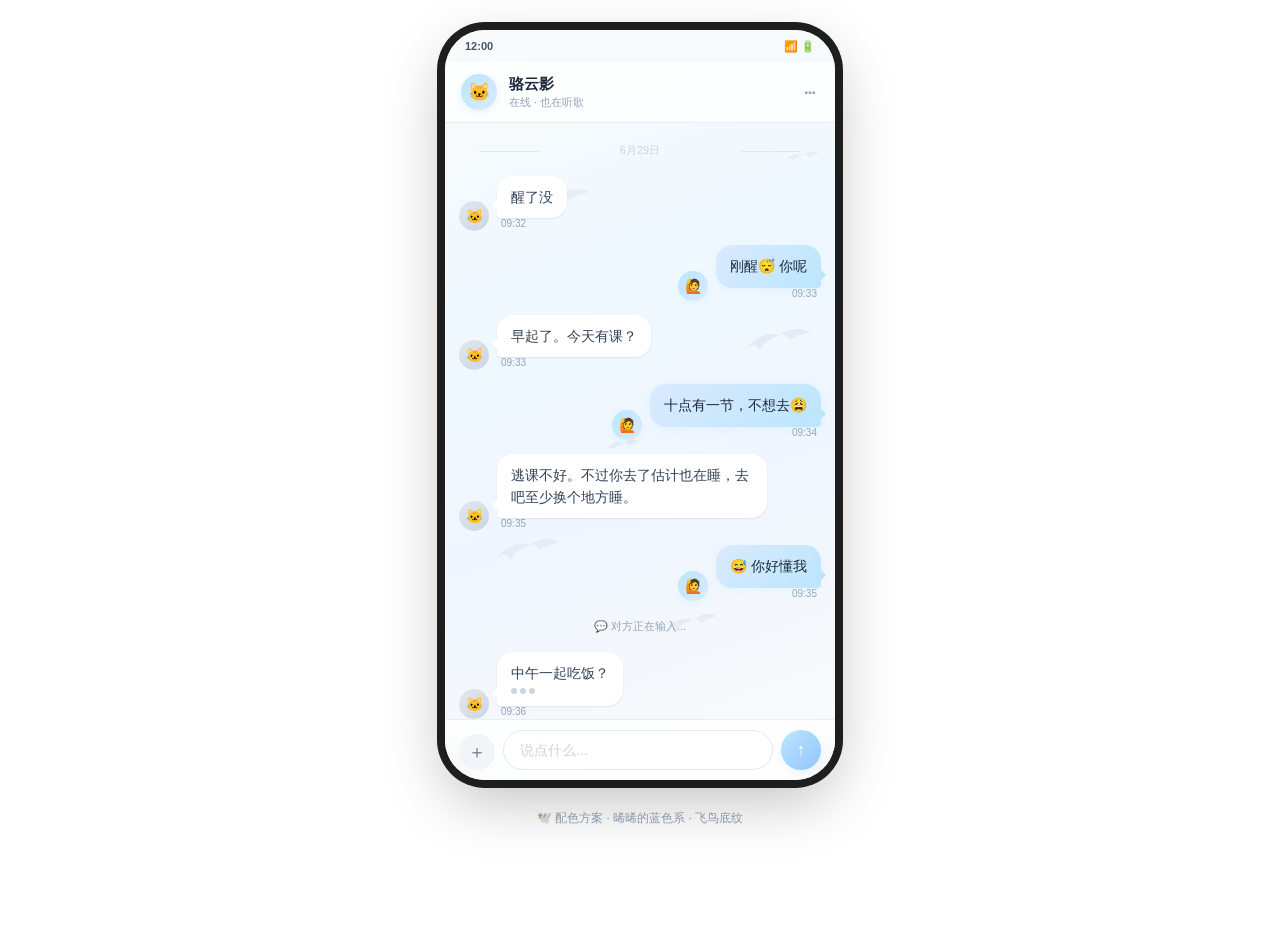
<file: style-demo.html>
<!DOCTYPE html>
<html lang="zh-CN">
<head>
<meta charset="UTF-8">
<meta name="viewport" content="width=device-width, initial-scale=1.0">
<title>聊天界面 · 风格预览</title>
<style>
*{margin:0;padding:0;box-sizing:border-box;}
html,body{width:100%;height:100%;font-family:-apple-system,BlinkMacSystemFont,'Segoe UI','PingFang SC','Hiragino Sans GB',sans-serif;}

/* ===== 手机壳 ===== */
.phone-frame{
  width:390px;height:750px;max-height:100dvh;
  margin:30px auto;
  border-radius:40px;
  background:#f8f8f8;
  overflow:hidden;
  box-shadow:0 0 0 8px #1e1e1e,0 20px 60px rgba(0,0,0,.25);
  display:flex;flex-direction:column;
  position:relative;
}

/* ===== 壁纸背景（含飞鸟底纹） ===== */
.wallpaper{
  position:absolute;inset:0;
  background:
    /* 飞鸟底纹 - 四只不同位置/大小的鸟 */
    url("data:image/svg+xml,%3Csvg xmlns='http://www.w3.org/2000/svg' width='390' height='750'%3E%3Cg opacity='0.12' fill='%2394A3B8'%3E%3C!-- 飞鸟1 --%3E%3Cpath d='M80 180 Q95 160 115 165 Q100 170 95 180 Q90 170 80 180Z'/%3E%3Cpath d='M115 165 Q130 155 145 162 Q130 165 125 170 Q120 163 115 165Z'/%3E%3C!-- 飞鸟2 --%3E%3Cpath d='M300 320 Q315 300 335 305 Q320 310 315 320 Q310 310 300 320Z'/%3E%3Cpath d='M335 305 Q350 295 365 302 Q350 305 345 310 Q340 303 335 305Z'/%3E%3C!-- 飞鸟3（小） --%3E%3Cpath d='M160 420 Q168 410 178 413 Q170 416 168 420 Q165 415 160 420Z'/%3E%3Cpath d='M178 413 Q186 407 194 411 Q186 413 184 416 Q182 411 178 413Z'/%3E%3C!-- 飞鸟4 --%3E%3Cpath d='M50 530 Q65 510 85 515 Q70 520 65 530 Q60 520 50 530Z'/%3E%3Cpath d='M85 515 Q100 505 115 512 Q100 515 95 520 Q90 513 85 515Z'/%3E%3C!-- 飞鸟5（远） --%3E%3Cpath d='M340 130 Q348 122 358 125 Q350 127 348 131 Q346 126 340 130Z'/%3E%3Cpath d='M358 125 Q366 119 374 123 Q366 125 364 128 Q362 123 358 125Z'/%3E%3C!-- 飞鸟6 --%3E%3Cpath d='M220 600 Q232 585 248 590 Q234 594 230 602 Q226 594 220 600Z'/%3E%3Cpath d='M248 590 Q260 580 272 586 Q260 589 256 594 Q252 587 248 590Z'/%3E%3C/g%3E%3C/svg%3E") no-repeat center center,
    /* 渐变底色 */
    linear-gradient(160deg, #FAFAFA 0%, #F0F9FF 30%, #EFF6FF 60%, #FAFAFA 100%);
  background-size: cover, cover;
  pointer-events:none;
  z-index:0;
}

/* ===== 状态栏 ===== */
.status-bar{
  position:relative;z-index:2;
  height:32px;padding:0 20px;
  display:flex;align-items:center;justify-content:space-between;
  font-size:11px;font-weight:600;color:#475569;
  flex-shrink:0;
}

/* ===== 聊天头部 ===== */
.chat-header{
  position:relative;z-index:2;
  padding:12px 16px;
  background:rgba(255,255,255,.72);
  backdrop-filter:blur(16px);
  -webkit-backdrop-filter:blur(16px);
  border-bottom:1px solid rgba(203,213,225,.4);
  display:flex;align-items:center;gap:12px;
  flex-shrink:0;
}
.chat-header .avatar{
  width:36px;height:36px;border-radius:50%;
  background:linear-gradient(135deg,#BAE6FD,#DBEAFE);
  display:flex;align-items:center;justify-content:center;
  font-size:18px;
  box-shadow:0 2px 8px rgba(186,230,253,.4);
}
.chat-header .info{flex:1;}
.chat-header .name{font-size:15px;font-weight:600;color:#1E293B;}
.chat-header .status{font-size:11px;color:#94A3B8;margin-top:1px;}
.chat-header .actions{font-size:20px;color:#94A3B8;cursor:default;letter-spacing:4px;}

/* ===== 消息列表 ===== */
.chat-body{
  position:relative;z-index:2;
  flex:1;overflow-y:auto;padding:16px 14px;
  display:flex;flex-direction:column;gap:14px;
}

/* ===== 消息气泡 ===== */
.message{
  display:flex;align-items:flex-end;gap:8px;
  max-width:85%;
  animation:fadeIn .25s ease;
}
@keyframes fadeIn{from{opacity:0;transform:translateY(6px)}to{opacity:1;transform:translateY(0)}}

.message.them{align-self:flex-start;}
.message.me{align-self:flex-end;flex-direction:row-reverse;}

.msg-avatar{
  width:30px;height:30px;border-radius:50%;flex-shrink:0;
  display:flex;align-items:center;justify-content:center;
  font-size:14px;
}
.message.them .msg-avatar{
  background:linear-gradient(135deg,#E2E8F0,#CBD5E1);
}
.message.me .msg-avatar{
  background:linear-gradient(135deg,#BAE6FD,#DBEAFE);
  box-shadow:0 2px 6px rgba(186,230,253,.3);
}

.msg-bubble{
  padding:10px 14px;
  border-radius:16px;
  font-size:14px;line-height:1.6;
  position:relative;
  word-break:break-word;
}

.message.them .msg-bubble{
  background:#FFFFFF;
  color:#334155;
  border-bottom-left-radius:4px;
  box-shadow:0 1px 3px rgba(0,0,0,.04),0 1px 2px rgba(0,0,0,.06);
}
.message.them .msg-bubble::before{
  content:'';position:absolute;
  left:-5px;bottom:8px;
  border:5px solid transparent;
  border-right-color:#FFFFFF;
  border-left:0;
}

.message.me .msg-bubble{
  background:linear-gradient(135deg,#DBEAFE,#BAE6FD);
  color:#1E293B;
  border-bottom-right-radius:4px;
  box-shadow:0 2px 8px rgba(186,230,253,.25);
}
.message.me .msg-bubble::after{
  content:'';position:absolute;
  right:-5px;bottom:8px;
  border:5px solid transparent;
  border-left-color:#BAE6FD;
  border-right:0;
}

.msg-time{
  font-size:10px;color:#94A3B8;
  margin:0 4px 2px 4px;
  white-space:nowrap;
}
.message.me .msg-time{text-align:right;}

/* ===== 系统消息 ===== */
.system-msg{
  text-align:center;font-size:11px;color:#94A3B8;
  padding:4px 0;
  position:relative;z-index:2;
}

/* ===== 输入栏 ===== */
.chat-input-bar{
  position:relative;z-index:2;
  padding:10px 14px;
  background:rgba(255,255,255,.8);
  backdrop-filter:blur(16px);
  -webkit-backdrop-filter:blur(16px);
  border-top:1px solid rgba(203,213,225,.4);
  display:flex;align-items:flex-end;gap:8px;
  flex-shrink:0;
}
.chat-input-bar input{
  flex:1;height:40px;
  border:1px solid #E2E8F0;
  border-radius:20px;
  padding:0 16px;
  font-size:14px;color:#1E293B;
  background:#FFFFFF;
  outline:none;
  transition:border-color .2s;
}
.chat-input-bar input:focus{
  border-color:#BAE6FD;
  box-shadow:0 0 0 3px rgba(186,230,253,.25);
}
.chat-input-bar input::placeholder{color:#CBD5E1;}
.chat-input-bar .plus-btn{
  width:36px;height:36px;border-radius:50%;
  background:#F1F5F9;
  border:none;font-size:18px;cursor:pointer;
  display:flex;align-items:center;justify-content:center;
  color:#64748B;flex-shrink:0;
  transition:background .15s;
}
.chat-input-bar .plus-btn:hover{background:#E2E8F0;}
.chat-input-bar .send-btn{
  width:40px;height:40px;border-radius:50%;
  background:linear-gradient(135deg,#BAE6FD,#93C5FD);
  border:none;font-size:18px;cursor:pointer;
  display:flex;align-items:center;justify-content:center;
  color:#FFFFFF;flex-shrink:0;
  box-shadow:0 2px 8px rgba(186,230,253,.35);
  transition:transform .15s,box-shadow .15s;
}
.chat-input-bar .send-btn:hover{
  transform:scale(1.05);
  box-shadow:0 3px 12px rgba(186,230,253,.45);
}
.chat-input-bar .send-btn:active{transform:scale(.95);}

/* ===== 打字指示器 ===== */
.typing-indicator{
  display:flex;align-items:center;gap:3px;
  padding:2px 0;
}
.typing-indicator span{
  width:6px;height:6px;border-radius:50%;
  background:#CBD5E1;
  animation:bounce 1.4s ease-in-out infinite;
}
.typing-indicator span:nth-child(2){animation-delay:.2s;}
.typing-indicator span:nth-child(3){animation-delay:.4s;}
@keyframes bounce{
  0%,60%,100%{transform:translateY(0);background:#CBD5E1;}
  30%{transform:translateY(-4px);background:#BAE6FD;}
}

/* ===== 分割线（日期标记） ===== */
.divider{
  text-align:center;font-size:11px;color:#CBD5E1;
  position:relative;z-index:2;
  padding:4px 0;
}
.divider::before,.divider::after{
  content:'';position:absolute;top:50%;
  width:60px;height:1px;background:#E2E8F0;
}
.divider::before{left:20px;}
.divider::after{right:20px;}

</style>
</head>
<body>

<div class="phone-frame">
  <div class="wallpaper"></div>

  <!-- 状态栏 -->
  <div class="status-bar">
    <span>12:00</span>
    <span>📶 🔋</span>
  </div>

  <!-- 聊天头部 -->
  <div class="chat-header">
    <div class="avatar">🐱</div>
    <div class="info">
      <div class="name">骆云影</div>
      <div class="status">在线 · 也在听歌</div>
    </div>
    <div class="actions">⋯</div>
  </div>

  <!-- 聊天内容 -->
  <div class="chat-body">

    <div class="divider">6月29日</div>

    <!-- 对方 -->
    <div class="message them">
      <div class="msg-avatar">🐱</div>
      <div>
        <div class="msg-bubble">醒了没</div>
        <div class="msg-time">09:32</div>
      </div>
    </div>

    <!-- 我 -->
    <div class="message me">
      <div>
        <div class="msg-bubble">刚醒😴 你呢</div>
        <div class="msg-time">09:33</div>
      </div>
      <div class="msg-avatar">🙋</div>
    </div>

    <!-- 对方 -->
    <div class="message them">
      <div class="msg-avatar">🐱</div>
      <div>
        <div class="msg-bubble">早起了。今天有课？</div>
        <div class="msg-time">09:33</div>
      </div>
    </div>

    <!-- 我 -->
    <div class="message me">
      <div>
        <div class="msg-bubble">十点有一节，不想去😩</div>
        <div class="msg-time">09:34</div>
      </div>
      <div class="msg-avatar">🙋</div>
    </div>

    <!-- 对方 - 带文字较多的 -->
    <div class="message them">
      <div class="msg-avatar">🐱</div>
      <div>
        <div class="msg-bubble">逃课不好。不过你去了估计也在睡，去吧至少换个地方睡。</div>
        <div class="msg-time">09:35</div>
      </div>
    </div>

    <!-- 我 -->
    <div class="message me">
      <div>
        <div class="msg-bubble">😅 你好懂我</div>
        <div class="msg-time">09:35</div>
      </div>
      <div class="msg-avatar">🙋</div>
    </div>

    <!-- 系统消息 -->
    <div class="system-msg">💬 对方正在输入...</div>

    <!-- 对方带打字指示 -->
    <div class="message them">
      <div class="msg-avatar">🐱</div>
      <div>
        <div class="msg-bubble">
          中午一起吃饭？
          <div class="typing-indicator" style="margin-top:2px;">
            <span></span><span></span><span></span>
          </div>
        </div>
        <div class="msg-time">09:36</div>
      </div>
    </div>

    <!-- 我 -->
    <div class="message me">
      <div>
        <div class="msg-bubble">好！吃什么🤤</div>
        <div class="msg-time">09:37</div>
      </div>
      <div class="msg-avatar">🙋</div>
    </div>

    <!-- 对方 -->
    <div class="message them">
      <div class="msg-avatar">🐱</div>
      <div>
        <div class="msg-bubble">到了再说，你先起床。</div>
        <div class="msg-time">09:37</div>
      </div>
    </div>

    <!-- 我 - 短气泡 -->
    <div class="message me">
      <div>
        <div class="msg-bubble">好吧😪</div>
        <div class="msg-time">09:38</div>
      </div>
      <div class="msg-avatar">🙋</div>
    </div>

    <!-- 对方 -->
    <div class="message them">
      <div class="msg-avatar">🐱</div>
      <div>
        <div class="msg-bubble">嗯，等你。</div>
        <div class="msg-time">09:38</div>
      </div>
    </div>

  </div>

  <!-- 输入栏 -->
  <div class="chat-input-bar">
    <button class="plus-btn">＋</button>
    <input type="text" placeholder="说点什么..." value="">
    <button class="send-btn">↑</button>
  </div>

</div>

<!-- 说明文字 -->
<div style="text-align:center;margin-top:12px;font-size:12px;color:#94A3B8;font-family:sans-serif;">
  🕊️ 配色方案 · 晞晞的蓝色系 · 飞鸟底纹
</div>

</body>
</html>
</file>
<file: css/style.css>
/* ==================== 1. 基础重置 ==================== */
*{margin:0;padding:0;box-sizing:border-box;}
html,body{width:100%;height:100%;background:#111;display:flex;align-items:center;justify-content:center;font-family:-apple-system,BlinkMacSystemFont,'Segoe UI','PingFang SC','Hiragino Sans GB',sans-serif;color:#1e1e1e;overflow:hidden;}
::-webkit-scrollbar{display:none;}
*{scrollbar-width:none;-ms-overflow-style:none;}
button{border:none;background:none;cursor:pointer;font:inherit;color:inherit;}
input,textarea,select{font:inherit;color:inherit;border:none;outline:none;background:transparent;}
ul{list-style:none;}

/* ==================== 2. 手机外壳 ==================== */
.phone-frame{width:375px;height:700px;max-height:100dvh;border-radius:44px;background:#d0e6ee;position:relative;overflow:hidden;box-shadow:0 0 0 8px #222,0 0 40px rgba(0,0,0,.6),inset 0 0 2px rgba(255,255,255,.1);}
.phone-screen{width:100%;height:100%;display:flex;flex-direction:column;position:relative;}

/* 壁纸底纹 */
.wallpaper{
  position:absolute;inset:0;pointer-events:none;z-index:0;
  background:linear-gradient(170deg, #d0e6ee 0%, #ecf6f8 100%);
  background-size:cover;
}

/* 手机端全屏模式 */
@media (max-width:420px) {
  .phone-frame{width:100vw;height:100dvh;border-radius:0;box-shadow:none;}
  .status-bar{padding-top:env(safe-area-inset-top,0);height:auto;min-height:28px;padding-left:20px;padding-right:20px;}
  .bottom-nav{padding-bottom:env(safe-area-inset-bottom,0);height:auto;min-height:50px;}
}
/* 平板/中等屏幕居中 */
@media (min-width:421px) and (max-width:768px) {
  .phone-frame{border-radius:30px;box-shadow:0 0 0 6px #222,0 0 30px rgba(0,0,0,.4);}
}

/* ==================== 3. 状态栏 ==================== */
.status-bar{position:relative;z-index:2;height:32px;padding:0 24px;display:flex;align-items:center;justify-content:space-between;font-size:11px;font-weight:500;color:#a6ccdd;flex-shrink:0;}
.status-bar .sb-time{font-weight:600;}
.status-bar .sb-icons{display:flex;gap:4px;font-size:10px;}

/* ==================== 4. 内容区 ==================== */
.content-area{flex:1;position:relative;overflow:hidden;}

/* ==================== 5. 页面通用 & 过渡 ==================== */
.page{position:absolute;top:0;left:0;width:100%;height:100%;display:none;flex-direction:column;overflow-y:auto;overflow-x:hidden;background:transparent;}
.page.active{display:flex;z-index:1;}
@keyframes fadeIn{from{opacity:0;transform:translateY(8px)}to{opacity:1;transform:translateY(0)}}
@keyframes slideInRight{from{transform:translateX(100%)}to{transform:translateX(0)}}
@keyframes slideOutLeft{from{transform:translateX(0)}to{transform:translateX(-100%)}}
@keyframes slideInLeft{from{transform:translateX(-100%)}to{transform:translateX(0)}}
@keyframes slideOutRight{from{transform:translateX(0)}to{transform:translateX(100%)}}

/* ==================== 5.1 布局工具类 ==================== */
.flex-between{display:flex !important;justify-content:space-between !important;align-items:center !important;}
.flex-gap8{display:flex !important;gap:8px !important;}
.flex-gap6{display:flex !important;gap:6px !important;}
.flex-1{flex:1 !important;}
.txt-muted{font-size:13px;color:#888;background:none;border:none;cursor:pointer;}
.txt-mid{font-size:12px;color:#888;margin-bottom:6px;font-weight:600;}
.scroll-y{overflow-y:auto;}
.anim-in-right{animation:slideInRight .28s ease forwards}
.anim-out-left{animation:slideOutLeft .28s ease forwards}
.anim-in-left{animation:slideInLeft .28s ease forwards}
.anim-out-right{animation:slideOutRight .28s ease forwards}

/* ==================== 6. 底部导航 ==================== */
.bottom-nav{position:relative;z-index:2;height:52px;background:rgba(236,246,248,.85);backdrop-filter:blur(16px);-webkit-backdrop-filter:blur(16px);display:flex;align-items:center;justify-content:space-around;padding:0 16px;flex-shrink:0;}
.bottom-nav button{padding:4px 12px;border-radius:20px;transition:all .15s;opacity:.5;display:flex;flex-direction:column;align-items:center;gap:2px;font-size:18px;background:none;border:none;cursor:pointer;color:#a6ccdd;}
.bottom-nav button:active{transform:scale(.92);}
.bottom-nav button.nav-enabled{opacity:1;color:#4a7ba6;}
.bottom-nav button.nav-disabled{opacity:.2;pointer-events:none;}
.nav-label{font-size:9px;color:#a6ccdd;letter-spacing:.3px;}

/* ==================== 7. 主页 ==================== */
.main-content{position:relative;z-index:1;flex:1;display:flex;flex-direction:column;padding:12px 16px 0;overflow-y:auto;}
.greeting{padding:0 8px 10px;}
.greeting .date{font-size:11px;color:#a6ccdd;font-weight:400;}
.greeting .hello{font-size:18px;color:#4a7ba6;font-weight:600;margin-top:2px;}
.greeting .hello span{color:#a6ccdd;font-weight:400;font-size:13px;}

/* 天气卡片 */
.home-cards-row{display:flex;gap:10px;padding:0 8px 12px;}
.weather-card{flex:2;min-width:0;padding:10px 12px;background:#ecf6f8;border:1px solid #a6ccdd;border-radius:14px;display:flex;align-items:center;justify-content:space-between;box-shadow:0 2px 12px rgba(166,204,221,.35);cursor:pointer;transition:transform .1s;}
.weather-card:active{transform:scale(.98);}
.weather-info{font-size:11px;color:#a6ccdd;line-height:1.5;}
.weather-info .temp{font-size:20px;font-weight:300;color:#4a7ba6;letter-spacing:-1px;}
.weather-info .weather-detail{font-size:10px;color:#a6ccdd;margin-top:1px;}
.weather-icon{font-size:22px;}
.weather-loading{font-size:11px;color:#A0AEC0;}

/* 图标网格 */
.app-grid{display:grid;grid-template-columns:repeat(4,1fr);gap:18px 8px;padding:0 8px;}
.app-item{display:flex;flex-direction:column;align-items:center;justify-content:center;gap:8px;cursor:pointer;-webkit-user-select:none;user-select:none;transition:transform .1s;}
.app-item:active{transform:scale(.92);}
.app-item.dragging{opacity:.4;}
.app-item.drag-over .app-icon{border-color:#A0AEC0;box-shadow:0 0 0 2px rgba(160,174,192,.3);transform:scale(1.05);}
.app-icon{width:52px;height:52px;background:#ecf6f8;border:1px solid #a6ccdd;border-radius:14px;display:flex;align-items:center;justify-content:center;box-shadow:0 1px 4px rgba(166,204,221,.3);position:relative;transition:box-shadow .2s;}
.app-item:hover .app-icon{box-shadow:0 2px 10px rgba(166,204,221,.45);}
.app-badge{position:absolute;top:-4px;right:-4px;background:#a6ccdd;color:#fff;font-size:9px;min-width:16px;height:16px;border-radius:8px;display:flex;align-items:center;justify-content:center;padding:0 4px;font-weight:500;}
.app-name{font-size:11px;color:#a6ccdd;text-align:center;line-height:1.3;}

/* 倒数日卡片 */
.countdown-card{flex:1;min-width:0;background:#ecf6f8;border:1px solid #a6ccdd;border-radius:14px;padding:10px 12px;cursor:pointer;position:relative;overflow:hidden;transition:transform .1s;box-shadow:0 2px 12px rgba(166,204,221,.35);}
.countdown-card:active{transform:scale(.98);}
.countdown-card .cd-bg{position:absolute;top:0;left:0;width:100%;height:100%;object-fit:cover;opacity:.12;border-radius:14px;}
.countdown-card .cd-content{position:relative;z-index:1;}
.countdown-card .cd-event{font-size:12px;font-weight:500;color:#a6ccdd;margin-bottom:2px;}
.countdown-card .cd-days{font-size:22px;font-weight:700;color:#4a7ba6;letter-spacing:-1px;}
.countdown-card .cd-date{font-size:10px;color:#a6ccdd;margin-top:1px;}
.countdown-card .cd-unit{font-size:14px;font-weight:400;color:#a6ccdd;margin-left:4px;}

/* 倒数日编辑 */
.cd-edit{position:fixed;top:0;left:0;width:100%;height:100%;background:rgba(0,0,0,.4);display:none;align-items:center;justify-content:center;z-index:100;}
.cd-edit.show{display:flex;}
.cd-edit-form{background:#F0F9FF;border-radius:20px;padding:24px;width:300px;display:flex;flex-direction:column;gap:12px;}
.cd-edit-form h3{font-size:16px;text-align:center;}
.cd-edit-form input{border:1px solid #BAE6FD;border-radius:10px;padding:10px 12px;background:#fff;font-size:14px;}
.cd-edit-form .btn-row{display:flex;gap:10px;justify-content:center;}
.cd-edit-form .btn-row button{padding:8px 24px;border-radius:12px;font-size:14px;font-weight:600;}
.cd-btn-save{background:#1e1e1e;color:#F0F9FF;}
.cd-btn-cancel{background:#BAE6FD;color:#1e1e1e;}

/* ==================== 8. 子页面通用 ==================== */
.sub-page-header{padding:14px 16px 10px;font-size:17px;font-weight:700;border-bottom:1px solid #E0F2FE;background:#F0F9FF;flex-shrink:0;}
.page-header-blur{position:relative;z-index:2;background:rgba(255,255,255,.72);backdrop-filter:blur(16px);-webkit-backdrop-filter:blur(16px);}
.sub-page-body{flex:1;overflow-y:auto;padding:12px 16px;}

/* ==================== 9. 任务清单 ==================== */
.task-list{display:flex;flex-direction:column;gap:6px;}
.task-item{display:flex;align-items:center;gap:10px;padding:10px 12px;background:#fff;border-radius:12px;box-shadow:0 1px 3px rgba(0,0,0,.04);transition:transform .1s;}
.task-item:active{transform:scale(.98);}
.task-item.done .task-text{text-decoration:line-through;color:#aaa;}
.task-check{width:22px;height:22px;border-radius:50%;border:2px solid #ccc;display:flex;align-items:center;justify-content:center;cursor:pointer;flex-shrink:0;transition:all .15s;font-size:12px;}
.task-check.checked{background:#1e1e1e;border-color:#1e1e1e;color:#F0F9FF;}
.task-text{flex:1;font-size:14px;}
.task-del{font-size:16px;color:#ccc;cursor:pointer;padding:4px;}
.task-del:hover{color:#e55;}
.task-add-bar{display:flex;gap:8px;padding:10px 0;flex-shrink:0;}
.task-add-bar input{flex:1;border:1px solid #BAE6FD;border-radius:12px;padding:10px 14px;background:#fff;font-size:14px;}
.task-add-bar button{background:#1e1e1e;color:#F0F9FF;border-radius:12px;padding:10px 18px;font-weight:600;font-size:14px;}

.ios-toggle{width:46px;height:28px;border-radius:14px;background:#BAE6FD;position:relative;cursor:pointer;transition:background .2s;}
.ios-toggle.on{background:#4cd964;}
.ios-toggle::after{content:'';position:absolute;top:2px;left:2px;width:24px;height:24px;border-radius:50%;background:#fff;box-shadow:0 1px 3px rgba(0,0,0,.2);transition:transform .2s;}
.ios-toggle.on::after{transform:translateX(18px);}
/* ==================== 11. 聊天 ==================== */
.chat-page{display:flex;flex-direction:column;height:100%;}
.chat-messages{flex:1;overflow-y:auto;padding:12px 14px;display:flex;flex-direction:column;gap:8px;}
.chat-msg{max-width:75%;padding:10px 14px;border-radius:16px;font-size:14px;line-height:1.5;word-break:break-word;}
.chat-msg.ai{background:#E0F2FE;color:#1e1e1e;align-self:flex-start;border-bottom-left-radius:4px;}
.chat-msg.user{background:#1e1e1e;color:#F0F9FF;align-self:flex-end;border-bottom-right-radius:4px;}
.chat-msg.system{background:transparent;color:#999;align-self:center;font-size:12px;padding:4px 10px;max-width:90%;text-align:center;}
.chat-typing{align-self:flex-start;padding:10px 14px;background:#E0F2FE;border-radius:16px;border-bottom-left-radius:4px;display:none;gap:4px;align-items:center;}
.chat-typing.show{display:flex;}
.chat-typing span{width:6px;height:6px;border-radius:50%;background:#999;animation:typingDot .6s infinite alternate;}
.chat-typing span:nth-child(2){animation-delay:.15s;}
.chat-typing span:nth-child(3){animation-delay:.3s;}
@keyframes typingDot{from{opacity:.3;transform:translateY(0)}to{opacity:1;transform:translateY(-4px)}}
.chat-input-bar{display:flex;gap:6px;padding:8px 14px;border-top:1px solid #E0F2FE;background:#F0F9FF;flex-shrink:0;align-items:flex-end;position:relative;}
.chat-context-bar{display:flex;justify-content:space-between;align-items:center;padding:6px 14px;background:#E0F2FE;font-size:11px;color:#888;cursor:pointer;flex-shrink:0;border-top:1px solid #E0F2FE;}
.chat-context-detail{padding:8px 14px;background:#E0F2FE;font-size:12px;color:#666;line-height:1.6;max-height:120px;overflow-y:auto;flex-shrink:0;}
.chat-input-bar textarea{flex:1;border:1px solid #BAE6FD;border-radius:14px;padding:8px 12px;background:#fff;font-size:14px;resize:none;max-height:80px;min-height:36px;line-height:1.4;}
.chat-send-btn{background:#1e1e1e;color:#F0F9FF;border-radius:50%;width:36px;height:36px;display:flex;align-items:center;justify-content:center;font-size:16px;flex-shrink:0;}
.chat-sp-config{margin-top:8px;padding:10px;background:#fff;border-radius:10px;border:1px solid #E0F2FE;}
.chat-sp-config textarea{width:100%;height:50px;border:1px solid #BAE6FD;border-radius:8px;padding:8px;font-size:12px;resize:none;background:#F0F9FF;}
.chat-sp-config label{font-size:11px;color:#888;display:block;margin-bottom:4px;}
.chat-quick-btn{padding:6px 14px;border-radius:10px;background:#E0F2FE;font-size:12px;font-weight:600;color:#1e1e1e;}

/* 回复模式弹窗 */
.reply-mode-popup{position:absolute;bottom:100%;left:0;right:0;background:#F0F9FF;border-top:1px solid #BAE6FD;border-radius:16px 16px 0 0;padding:14px 14px 10px;display:none;flex-direction:column;z-index:50;box-shadow:0 -4px 20px rgba(0,0,0,.1);}
.reply-mode-popup.show{display:flex;}
.reply-cbtn,.reply-lbtn{padding:6px 14px;border-radius:10px;background:#E0F2FE;border:none;font-size:13px;font-weight:600;cursor:pointer;color:#888;transition:all .15s;flex:1;text-align:center;}
.reply-cbtn.active,.reply-lbtn.active{background:#BAE6FD;color:#0369a1;}
.reply-cbtn:active,.reply-lbtn:active{transform:scale(.95);}

/* ==================== 表情面板 ==================== */
.emoji-btn{background:none;border:none;font-size:20px;cursor:pointer;padding:0 6px;flex-shrink:0;line-height:1;border-radius:8px;transition:background .15s;}
.emoji-btn:active{background:#E0F2FE;}
.emoji-panel{position:absolute;bottom:100%;left:0;right:0;background:#F0F9FF;border-top:1px solid #BAE6FD;border-radius:16px 16px 0 0;padding:12px 10px 8px;display:none;flex-direction:column;max-height:260px;z-index:50;box-shadow:0 -4px 20px rgba(0,0,0,.1);}
.emoji-panel.show{display:flex;}
.emoji-panel-tabs{display:flex;gap:4px;margin-bottom:10px;padding:2px;background:#E0F2FE;border-radius:10px;padding:3px;}
.emoji-tab{padding:5px 12px;border-radius:8px;font-size:11px;font-weight:600;background:transparent;cursor:pointer;border:none;color:#888;transition:all .15s;}
.emoji-tab.active{background:#fff;color:#1e1e1e;box-shadow:0 1px 3px rgba(0,0,0,.1);}
.emoji-grid{display:grid;grid-template-columns:repeat(8,1fr);gap:1px;overflow-y:auto;flex:1;padding:2px 0;-webkit-overflow-scrolling:touch;}
.emoji-grid-item{font-size:24px;padding:6px 2px;text-align:center;cursor:pointer;border-radius:8px;transition:all .1s;line-height:1.2;}
.emoji-grid-item:hover{background:#E0F2FE;}
.emoji-grid-item:active{transform:scale(1.2);background:#BAE6FD;}
.emoji-custom-bar{display:flex;gap:6px;padding-top:8px;border-top:1px solid #BAE6FD;align-items:center;}
.emoji-custom-bar input{flex:1;border:1px solid #BAE6FD;border-radius:10px;padding:7px 12px;font-size:13px;background:#fff;}
.emoji-custom-bar button{padding:7px 14px;border-radius:10px;background:#1e1e1e;color:#F0F9FF;font-size:12px;font-weight:600;border:none;cursor:pointer;white-space:nowrap;}
.emoji-custom-bar button:active{opacity:.8;}
.emoji-manage{display:flex;flex-wrap:wrap;gap:4px;padding:4px 0;}
.emoji-manage-item{position:relative;display:inline-block;}
.emoji-manage-item .emoji-del{position:absolute;top:-4px;right:-4px;width:16px;height:16px;border-radius:50%;background:#e55;color:#fff;font-size:10px;display:flex;align-items:center;justify-content:center;cursor:pointer;border:none;line-height:1;}
.emoji-msg{font-size:32px;line-height:1.3;}
.chat-msg.user.emoji-only{background:transparent;padding:4px 8px;}
.chat-msg.ai.emoji-only{background:transparent;padding:4px 8px;}
.emoji-img-msg{max-width:120px;max-height:120px;border-radius:12px;display:block;}
.photo-msg{width:100%;max-width:200px;max-height:260px;object-fit:cover;border-radius:12px;display:block;margin-top:4px;}
.chat-msg.user.emoji-img-only{background:transparent;padding:4px 8px;}
.chat-msg.ai.emoji-img-only{background:transparent;padding:4px 8px;}
.emoji-img-item{width:56px;height:56px;border-radius:10px;overflow:hidden;cursor:pointer;position:relative;border:2px solid #E0F2FE;transition:border-color .15s;}
.emoji-img-item:hover{border-color:#bbb;}
.emoji-img-item:active{transform:scale(.92);}
.emoji-img-item img{width:100%;height:100%;object-fit:cover;}
.emoji-img-item .emoji-del{position:absolute;top:-6px;right:-6px;width:18px;height:18px;border-radius:50%;background:#e55;color:#fff;font-size:11px;display:flex;align-items:center;justify-content:center;cursor:pointer;border:2px solid #F0F9FF;line-height:1;}
.emoji-custom-section{margin-top:8px;border-top:1px solid #BAE6FD;padding-top:8px;}
.emoji-custom-section-title{font-size:11px;color:#999;margin-bottom:6px;font-weight:600;}
.emoji-img-grid{display:flex;flex-wrap:wrap;gap:6px;}
.emoji-add-btn{width:56px;height:56px;border-radius:10px;border:2px dashed #ccc;display:flex;align-items:center;justify-content:center;font-size:22px;color:#bbb;cursor:pointer;transition:all .15s;}
.emoji-add-btn:hover{border-color:#999;color:#999;}
.emoji-add-btn:active{transform:scale(.95);}
.emoji-add-actions{display:flex;gap:8px;margin-top:4px;}
.emoji-add-actions button{flex:1;padding:8px;border-radius:10px;border:1px solid #BAE6FD;background:#fff;font-size:12px;cursor:pointer;}
.emoji-add-actions button:active{background:#E0F2FE;}
/* 聊天时间戳 */
.chat-msg-time{font-size:10px;color:#bbb;margin-top:2px;display:none;}
.chat-msg:hover .chat-msg-time,.chat-msg:last-child .chat-msg-time{display:block;}

/* ==================== 14. 朋友圈 ==================== */
.moments-list{display:flex;flex-direction:column;gap:10px;}
.moment-card{background:#fff;border-radius:14px;padding:14px;box-shadow:0 1px 3px rgba(0,0,0,.04);}
.moment-header{display:flex;justify-content:space-between;align-items:center;margin-bottom:8px;}
.moment-user{font-size:13px;font-weight:600;}
.moment-time{font-size:11px;color:#aaa;}
.moment-content{font-size:14px;line-height:1.6;margin-bottom:8px;}
.moment-actions{display:flex;gap:14px;align-items:center;}
.moment-comments{background:#E0F2FE;border-radius:8px;padding:8px 10px;margin-top:6px;font-size:13px;}
.moment-comment-item{padding:3px 0;line-height:1.4;}
.moment-reply-btn{font-size:11px;color:#999;cursor:pointer;margin-left:6px;display:none;}
.moment-comment-item:hover .moment-reply-btn{display:inline;}
.moment-reply-btn:active{color:#BAE6FD;}
.moment-comment-item b{color:#1e1e1e;}
.moment-like{display:flex;align-items:center;gap:4px;cursor:pointer;font-size:13px;color:#888;transition:color .15s;}
.moment-like.liked{color:#e55;}
.moment-like:active{transform:scale(.92);}
.moment-comment{font-size:13px;color:#888;cursor:pointer;}

/* ==================== 15. 陪伴计时 ==================== */
.companion-page{display:flex;flex-direction:column;align-items:center;padding:16px;}
.companion-activities{display:grid;grid-template-columns:repeat(3,1fr);gap:10px;width:100%;margin-bottom:20px;}
.companion-act-btn{padding:14px 8px;border-radius:14px;background:#E0F2FE;font-size:13px;font-weight:600;text-align:center;transition:all .15s;}
.companion-act-btn:active{transform:scale(.95);}
.companion-act-btn.selected{background:#1e1e1e;color:#F0F9FF;}
.companion-timer{font-size:48px;font-weight:700;letter-spacing:2px;margin-bottom:20px;font-variant-numeric:tabular-nums;}
.companion-btns{display:flex;gap:12px;}
.companion-btn{padding:12px 28px;border-radius:14px;font-size:14px;font-weight:600;background:#1e1e1e;color:#F0F9FF;}
.companion-btn.secondary{background:#BAE6FD;color:#1e1e1e;}
.companion-btn:active{transform:scale(.95);}

/* ==================== 16. 日程 ==================== */
.schedule-page{padding:12px 16px;display:flex;flex-direction:column;gap:8px;}
.schedule-item{display:flex;align-items:center;gap:8px;padding:10px 12px;background:#fff;border-radius:12px;box-shadow:0 1px 3px rgba(0,0,0,.04);}
.schedule-item.done .schedule-text{text-decoration:line-through;color:#aaa;}
.schedule-check{width:22px;height:22px;border-radius:50%;border:2px solid #ccc;display:flex;align-items:center;justify-content:center;cursor:pointer;flex-shrink:0;font-size:12px;}
.schedule-check.checked{background:#1e1e1e;border-color:#1e1e1e;color:#F0F9FF;}
.schedule-text{flex:1;font-size:14px;line-height:1.4;}
.schedule-time{font-size:11px;color:#999;white-space:nowrap;}
.schedule-del{font-size:16px;color:#ccc;cursor:pointer;padding:4px;}
.schedule-del:hover{color:#e55;}
.schedule-date-group{font-size:13px;font-weight:700;color:#888;padding:8px 4px 4px;}
.schedule-preview{background:#fff3e0;border-radius:12px;padding:12px;margin:6px 0;border-left:3px solid #ff9800;}
.schedule-preview-item{display:flex;justify-content:space-between;align-items:center;padding:4px 0;font-size:13px;}
.schedule-preview-item span{flex:1;}
.schedule-confirm-btn{padding:6px 14px;border-radius:10px;background:#1e1e1e;color:#F0F9FF;font-size:12px;font-weight:600;white-space:nowrap;}
.schedule-confirm-btn:active{transform:scale(.95);}
.schedule-edit-btn{background:#BAE6FD;color:#1e1e1e;margin-right:4px;}

/* ==================== 17. 记账 ==================== */
.expense-page{padding:12px 16px;display:flex;flex-direction:column;gap:10px;}
.expense-form{background:#fff;border-radius:14px;padding:14px;box-shadow:0 1px 3px rgba(0,0,0,.04);}
.expense-form-row{display:flex;gap:8px;margin-bottom:8px;align-items:center;}
.expense-form-row label{font-size:12px;color:#888;min-width:40px;}
.expense-form-row input,.expense-form-row select{flex:1;border:1px solid #BAE6FD;border-radius:10px;padding:8px 10px;background:#fff;font-size:13px;appearance:auto;}
.expense-cat-grid{display:flex;flex-wrap:wrap;gap:6px;margin-bottom:8px;}
.expense-cat-btn{padding:6px 14px;border-radius:10px;background:#E0F2FE;font-size:12px;cursor:pointer;transition:all .1s;}
.expense-cat-btn:active{transform:scale(.95);}
.expense-cat-btn.selected{background:#1e1e1e;color:#F0F9FF;}
/* 记账三Tab */
.expense-tabs{display:flex;gap:4px;background:#E0F2FE;border-radius:10px;padding:3px;margin:8px 16px 0;flex-shrink:0;}
.expense-tab{padding:6px 0;flex:1;border-radius:8px;font-size:13px;font-weight:600;cursor:pointer;transition:all .1s;text-align:center;background:transparent;color:#888;}
.expense-tab.active{background:#fff;box-shadow:0 1px 3px rgba(0,0,0,.1);color:#1e1e1e;}
.expense-stats-tabs{display:flex;gap:4px;background:#E0F2FE;border-radius:10px;padding:3px;margin-bottom:8px;}
.expense-stats-tab{padding:6px 0;flex:1;border-radius:8px;font-size:12px;font-weight:600;cursor:pointer;transition:all .1s;text-align:center;background:transparent;color:#888;}
.expense-stats-tab.active{background:#fff;box-shadow:0 1px 3px rgba(0,0,0,.1);color:#1e1e1e;}

/* 明细按天分组 */
.expense-date-group{font-size:13px;font-weight:700;color:#555;padding:10px 0 4px;border-top:1px solid #E0F2FE;margin-top:4px;}
.expense-date-group:first-child{border-top:none;margin-top:0;}
.expense-date-summary{font-size:11px;color:#999;margin-bottom:6px;padding:0 4px;}
.expense-detail-item{display:flex;justify-content:space-between;align-items:center;padding:8px 12px;background:#fff;border-radius:10px;margin-bottom:4px;font-size:13px;}
.expense-detail-item .edi-left{display:flex;gap:10px;align-items:center;}
.expense-detail-item .edi-cat{font-weight:600;color:#555;min-width:40px;}
.expense-detail-item .edi-note{color:#999;font-size:11px;}
.expense-detail-item .edi-amount{font-weight:600;}
.expense-detail-item .edi-amount.expense{color:#e76f51;}
.expense-detail-item .edi-amount.income{color:#4caf50;}
.expense-detail-item .edi-del{color:#ccc;cursor:pointer;padding:4px;font-size:14px;}
.expense-detail-item .edi-del:hover{color:#e55;}
.expense-summary{display:flex;gap:12px;justify-content:space-around;background:#fff;border-radius:14px;padding:12px;box-shadow:0 1px 3px rgba(0,0,0,.04);}
.expense-summary-item{text-align:center;}
.expense-summary-item .amount{font-size:18px;font-weight:700;}
.expense-summary-item .amount.income{color:#4caf50;}
.expense-summary-item .amount.expense{color:#e76f51;}
.expense-summary-item .label{font-size:11px;color:#999;}
.expense-list{display:flex;flex-direction:column;gap:4px;flex:1;overflow-y:auto;}
.expense-item{display:flex;justify-content:space-between;align-items:center;padding:8px 12px;background:#fff;border-radius:10px;font-size:13px;}
.expense-item .ei-left{display:flex;gap:10px;align-items:center;}
.expense-item .ei-cat{font-weight:600;color:#555;}
.expense-item .ei-note{color:#999;font-size:11px;}
.expense-item .ei-amount{font-weight:600;}
.expense-item .ei-amount.expense{color:#e76f51;}
.expense-item .ei-amount.income{color:#4caf50;}
.expense-item .ei-del{color:#ccc;cursor:pointer;padding:4px;font-size:14px;}
.expense-item .ei-del:hover{color:#e55;}

/* ==================== 18. Secret ==================== */
.secret-desk{display:flex;flex-direction:column;align-items:center;padding:20px;gap:20px;}
.secret-grid{display:grid;grid-template-columns:1fr 1fr;gap:14px;width:100%;max-width:220px;margin:0 auto;justify-items:center;}
.secret-icon{display:flex;flex-direction:column;align-items:center;gap:5px;cursor:pointer;transition:transform .1s;min-width:0;}
.secret-icon:active{transform:scale(.92);}
.secret-icon .si-symbol{width:40px;height:40px;border-radius:12px;background:#DBEAFE;display:flex;align-items:center;justify-content:center;font-size:19px;flex-shrink:0;box-shadow:0 1px 3px rgba(30,64,175,.08);}
.secret-icon .si-name{font-size:9px;color:#666;white-space:nowrap;}
.secret-content{padding:12px 16px;flex:1;overflow-y:auto;width:100%;}
.secret-note-card{background:#fff;border-radius:12px;padding:12px;margin-bottom:8px;box-shadow:0 1px 3px rgba(0,0,0,.04);}
.secret-note-card .sn-time{font-size:11px;color:#bbb;margin-bottom:4px;}
.secret-note-card .sn-text{font-size:13px;line-height:1.6;color:#555;}
.secret-chat-item{display:flex;gap:8px;padding:8px 0;border-bottom:1px solid #E0F2FE;font-size:13px;line-height:1.5;}
.secret-chat-item .sci-role{font-weight:600;min-width:36px;flex-shrink:0;}
.secret-chat-item .sci-role.ai{color:#1e1e1e;}
.secret-chat-item .sci-role.user{color:#888;}
.secret-chat-item .sci-name{font-weight:600;min-width:44px;flex-shrink:0;font-size:12px;}
.secret-chat-item .sci-name.me{color:#1e1e1e;}
.secret-chat-item .sci-name.other{color:#888;}
.secret-contact-header{padding:10px 0 4px;font-size:13px;font-weight:700;color:#444;border-top:1px solid #E0F2FE;margin-top:4px;}
.secret-contact-header:first-of-type{border-top:none;margin-top:0;}
.secret-photo-grid{display:grid;grid-template-columns:repeat(3,1fr);gap:6px;}
.secret-photo-item{aspect-ratio:1;border-radius:10px;background:linear-gradient(145deg,#E0F2FE,#BAE6FD);display:flex;flex-direction:column;align-items:center;justify-content:center;font-size:24px;position:relative;overflow:hidden;cursor:default;}
.secret-photo-item .sp-emoji{font-size:28px;margin-bottom:2px;}
.secret-photo-item .sp-label{font-size:8px;color:#888;text-align:center;padding:0 2px;line-height:1.2;}
.secret-photo-time{font-size:9px;color:#bbb;margin-top:2px;text-align:center;}
.secret-playlist-item{display:flex;align-items:center;gap:10px;padding:10px 12px;background:#fff;border-radius:12px;margin-bottom:6px;box-shadow:0 1px 3px rgba(0,0,0,.04);}
.secret-playlist-item .sp-icon{font-size:20px;width:36px;text-align:center;}
.secret-playlist-item .sp-info{flex:1;}
.secret-playlist-item .sp-title{font-size:13px;font-weight:500;color:#333;}
.secret-playlist-item .sp-artist{font-size:11px;color:#999;}
.secret-playlist-item .sp-time{font-size:10px;color:#ccc;white-space:nowrap;}
.playlist-header{font-size:13px;font-weight:700;color:#666;padding:12px 0 6px;}

/* ==================== 19. 骰子/抽签 聊天按钮 ==================== */
.chat-dice-menu{position:absolute;bottom:100%;left:4px;background:#fff;border-radius:14px;box-shadow:0 2px 16px rgba(0,0,0,.15);padding:6px;display:none;z-index:60;min-width:120px;}
.chat-dice-menu.show{display:block;}
.chat-dice-menu button{display:block;width:100%;padding:8px 14px;border-radius:8px;font-size:13px;text-align:left;background:none;border:none;cursor:pointer;}
.chat-dice-menu button:active{background:#E0F2FE;}
.chat-dice-draw{display:inline-block;font-size:32px;padding:4px;}

/* ==================== 20. 人设书 ==================== */
.persona-page{padding:16px;display:flex;flex-direction:column;gap:14px;}
.persona-field{display:flex;flex-direction:column;gap:6px;}
.persona-field label{font-size:12px;color:#888;font-weight:600;}
.persona-field input,.persona-field textarea{border:1px solid #BAE6FD;border-radius:12px;padding:10px 14px;background:#fff;font-size:14px;}
.persona-field textarea{min-height:120px;resize:vertical;line-height:1.6;}
.persona-save{padding:12px;border-radius:14px;background:#1e1e1e;color:#F0F9FF;font-size:15px;font-weight:600;text-align:center;}
.persona-save:active{transform:scale(.97);}
.persona-section{border-top:1px solid #E0F2FE;padding-top:14px;margin-top:4px;}
.persona-section-title{font-size:13px;font-weight:700;color:#1e1e1e;margin-bottom:10px;}
.persona-hint{font-size:11px;color:#aaa;line-height:1.5;margin-top:4px;}
.api-status{display:inline-block;padding:2px 8px;border-radius:6px;font-size:11px;font-weight:600;}
.api-status.on{background:#e8f5e9;color:#4caf50;}
.api-status.off{background:#ffebee;color:#f44336;}

/* ==================== 19. 骨架屏 ==================== */
.skeleton{background:linear-gradient(90deg,#E0F2FE 25%,#f2f2f2 50%,#E0F2FE 75%);background-size:200% 100%;animation:shimmer 1.5s infinite;border-radius:8px;}
@keyframes shimmer{0%{background-position:200% 0}100%{background-position:-200% 0}}

/* ==================== 20. 通用按压效果 ==================== */
.pressable{transition:transform .08s;}
.pressable:active{transform:scale(.96);}

/* ==================== 21. 潮汐（月经日历） ==================== */
.tide-page{display:flex;flex-direction:column;height:100%;}
.tide-cal-header{display:flex;justify-content:space-between;align-items:center;padding:10px 16px;flex-shrink:0;}
.tide-cal-header .tide-month{font-size:16px;font-weight:700;}
.tide-cal-header button{font-size:16px;padding:4px 12px;border-radius:8px;background:#E0F2FE;}
.tide-cal-header button:active{background:#BAE6FD;}
.tide-weekdays{display:grid;grid-template-columns:repeat(7,1fr);text-align:center;font-size:11px;color:#999;padding:0 8px;flex-shrink:0;}
.tide-cal-grid{display:grid;grid-template-columns:repeat(7,1fr);text-align:center;padding:4px 8px;gap:2px;flex-shrink:0;}
.tide-day{position:relative;padding:6px 2px;border-radius:10px;font-size:13px;cursor:pointer;transition:background .1s;min-height:32px;display:flex;flex-direction:column;align-items:center;gap:1px;}
.tide-day:active{background:#E0F2FE;}
.tide-day.today{font-weight:700;color:#e91e63;}
.tide-day.period{background:#fce4ec;border-radius:10px;}
.tide-day.predicted{background:#f3e5f5;border-radius:10px;opacity:.7;}
.tide-day.other-month{color:#ccc;}
.tide-day .tide-dot{width:5px;height:5px;border-radius:50%;background:#e91e63;}
.tide-day .tide-dot.predicted-dot{background:#ba68c8;}
.tide-info{padding:12px 16px;flex-shrink:0;display:flex;gap:8px;flex-wrap:wrap;}
.tide-info-chip{padding:6px 12px;border-radius:10px;background:#E0F2FE;font-size:12px;font-weight:600;color:#666;}
.tide-info-chip.urgent{background:#fce4ec;color:#e91e63;}
.tide-info-chip.soon{background:#f3e5f5;color:#9c27b0;}
.tide-info-chip.ok{background:#e8f5e9;color:#4caf50;}
.tide-edit-section{padding:8px 16px;border-top:1px solid #E0F2FE;flex:1;overflow-y:auto;}
.tide-edit-title{font-size:13px;font-weight:700;margin-bottom:8px;color:#666;}
.tide-form-row{display:flex;gap:8px;margin-bottom:8px;align-items:center;}
.tide-form-row label{font-size:12px;color:#888;white-space:nowrap;min-width:50px;}
.tide-form-row input{flex:1;border:1px solid #BAE6FD;border-radius:10px;padding:8px 10px;background:#fff;font-size:13px;}
.tide-btn{padding:8px 16px;border-radius:10px;font-size:13px;font-weight:600;}
.tide-btn-primary{background:#e91e63;color:#fff;}
.tide-btn-secondary{background:#E0F2FE;color:#666;}
.tide-btn:active{opacity:.8;}

/* 心情选择器 */
.tide-mood-picker{display:none;padding:12px 16px;border-top:1px solid #E0F2FE;background:#F0F9FF;}
.tide-mood-picker-title{font-size:14px;font-weight:700;margin-bottom:8px;text-align:center;}
.tide-mood-options{display:flex;flex-wrap:wrap;justify-content:center;gap:4px;}
.tide-mood-options button{padding:8px 12px;border-radius:12px;background:#E0F2FE;font-size:18px;cursor:pointer;border:none;transition:all .1s;}
.tide-mood-options button:active{transform:scale(.92);background:#BAE6FD;}
.tide-period-list{margin-top:8px;}
.tide-period-item{display:flex;justify-content:space-between;align-items:center;padding:8px 12px;background:#F0F9FF;border-radius:10px;margin-bottom:4px;font-size:12px;}
.tide-period-item .tpi-dates{color:#333;}
.tide-period-item .tpi-len{color:#999;font-size:11px;}
.tide-period-item .tpi-del{color:#ccc;cursor:pointer;font-size:14px;}
.tide-period-item .tpi-del:hover{color:#e91e63;}
.tide-legend{display:flex;gap:12px;padding:4px 16px;font-size:11px;color:#999;align-items:center;flex-shrink:0;}
.tide-legend-dot{width:8px;height:8px;border-radius:50%;display:inline-block;margin-right:2px;}

/* ==================== 22. 每日心情 ==================== */
.mood-page{display:flex;flex-direction:column;height:100%;}
.mood-cal-header{display:flex;justify-content:space-between;align-items:center;padding:10px 16px;flex-shrink:0;}
.mood-cal-header .mood-month{font-size:16px;font-weight:700;}
.mood-cal-header button{font-size:16px;padding:4px 12px;border-radius:8px;background:#E0F2FE;}
.mood-cal-header button:active{background:#BAE6FD;}
.mood-weekdays{display:grid;grid-template-columns:repeat(7,1fr);text-align:center;font-size:11px;color:#999;padding:0 8px;flex-shrink:0;}
.mood-cal-grid{display:grid;grid-template-columns:repeat(7,1fr);text-align:center;padding:4px 8px;gap:2px;flex-shrink:0;}
.mood-day{position:relative;padding:4px 2px;border-radius:10px;font-size:11px;cursor:pointer;min-height:38px;display:flex;flex-direction:column;align-items:center;justify-content:center;gap:1px;transition:background .1s;}
.mood-day:active{background:#E0F2FE;}
.mood-day.today{font-weight:700;}
.mood-day.other-month{color:#ccc;}
.mood-day .mood-emoji{font-size:14px;}
.mood-day .mood-date{font-size:10px;color:#999;}
.mood-chart-section{padding:12px 16px;border-top:1px solid #E0F2FE;flex:1;overflow-y:auto;display:flex;flex-direction:column;gap:8px;}
.mood-chart-title{font-size:13px;font-weight:700;color:#666;}
.mood-chart-wrap{width:100%;background:#F0F9FF;border-radius:12px;padding:8px;overflow:hidden;}
.mood-today-section{padding:8px 16px;flex-shrink:0;border-top:1px solid #E0F2FE;}
.mood-today-title{font-size:12px;color:#888;margin-bottom:6px;}
.mood-emoji-picker{display:flex;gap:6px;flex-wrap:wrap;}
.mood-emoji-btn{font-size:22px;padding:4px;border-radius:8px;cursor:pointer;transition:transform .1s;}
.mood-emoji-btn:active{transform:scale(.9);}
/* 微信风格联系人列表 */
.secret-contact-item{display:flex;align-items:center;gap:10px;padding:10px 0;border-bottom:1px solid #E0F2FE;cursor:pointer;transition:background .1s;}
.secret-contact-item:active{background:#E0F2FE;}
.secret-contact-item .sci-avatar{width:44px;height:44px;border-radius:12px;background:#E0F2FE;display:flex;align-items:center;justify-content:center;font-size:22px;flex-shrink:0;}
.secret-contact-item .sci-info{flex:1;min-width:0;}
.secret-contact-item .sci-name-row{display:flex;align-items:center;gap:6px;margin-bottom:2px;}
.secret-contact-item .sci-nickname{font-size:14px;font-weight:500;color:#333;}
.secret-contact-item .sci-lastmsg{font-size:12px;color:#999;white-space:nowrap;overflow:hidden;text-overflow:ellipsis;}
.secret-contact-item .sci-time{font-size:10px;color:#ccc;white-space:nowrap;flex-shrink:0;}
.convo-bubble{display:flex;margin-bottom:8px;}
.convo-bubble.me{justify-content:flex-end;}
.convo-bubble.them{justify-content:flex-start;}
.convo-text{max-width:75%;padding:10px 14px;border-radius:16px;font-size:14px;line-height:1.5;word-break:break-word;}
.convo-bubble.me .convo-text{background:#1e1e1e;color:#F0F9FF;border-bottom-right-radius:4px;}
.convo-bubble.them .convo-text{background:#E0F2FE;color:#1e1e1e;border-bottom-left-radius:4px;}
.mood-emoji-btn.selected{background:#E0F2FE;}
.mood-insight{font-size:12px;color:#888;padding:6px 0;line-height:1.6;}

/* ===== 专注伴伴 - 计时页样式 ===== */
.companion-timer-page{display:flex;flex-direction:column;align-items:center;justify-content:center;padding:16px;height:100%;}
.companion-page{display:flex;flex-direction:column;align-items:center;padding:16px;}
.companion-activities{display:grid;grid-template-columns:repeat(3,1fr);gap:10px;width:100%;margin-bottom:20px;}
.companion-act-btn{padding:14px 8px;border-radius:14px;background:#E0F2FE;font-size:13px;font-weight:600;text-align:center;transition:all .15s;cursor:pointer;}
.companion-act-btn:active{transform:scale(.95);}
.companion-act-btn.selected{background:#1e1e1e;color:#F0F9FF;}
.companion-timer{font-size:48px;font-weight:700;letter-spacing:2px;margin-bottom:20px;font-variant-numeric:tabular-nums;}
.companion-btns{display:flex;gap:12px;}
.companion-btn{padding:12px 28px;border-radius:14px;font-size:14px;font-weight:600;background:#1e1e1e;color:#F0F9FF;cursor:pointer;border:none;}
.companion-btn.secondary{background:#BAE6FD;color:#1e1e1e;}
.companion-btn:active{transform:scale(.95);}
/* 任务输入 */
.companion-input-group{margin-bottom:16px;width:100%;}
.companion-input-group .input-label{font-size:12px;color:#888;font-weight:600;margin-bottom:6px;}
.companion-input-group input,.companion-input-group select{border:1px solid #BAE6FD;border-radius:12px;padding:10px 14px;background:#fff;font-size:14px;width:100%;}
/* 时长选择 */
.duration-row{display:flex;align-items:center;justify-content:center;gap:16px;}
.duration-btn{width:44px;height:44px;border-radius:50%;background:#E0F2FE;font-size:22px;font-weight:700;display:flex;align-items:center;justify-content:center;cursor:pointer;}
.duration-btn:active{background:#BAE6FD;transform:scale(.92);}
.duration-display{font-size:40px;font-weight:700;min-width:80px;text-align:center;}
.duration-unit{font-size:12px;color:#888;text-align:center;}
/* 模式切换 */
.mode-toggle{display:flex;gap:8px;}
.mode-btn{flex:1;padding:10px;border-radius:12px;background:#E0F2FE;font-size:14px;font-weight:600;text-align:center;cursor:pointer;}
.mode-btn.active{background:#1e1e1e;color:#F0F9FF;}
/* 铃声设置 */
.ringtone-header{display:flex;justify-content:space-between;align-items:center;cursor:pointer;user-select:none;}
.ringtone-arrow{transition:transform .2s;font-size:12px;}
.ringtone-arrow.open{transform:rotate(90deg);}
.ringtone-panel{display:none;padding:8px 0 4px;}
.ringtone-panel.open{display:block;}
.ringtone-status{font-size:12px;color:#888;margin-bottom:8px;}
.ringtone-actions{display:flex;gap:8px;}
.ringtone-btn{padding:6px 14px;border-radius:10px;background:#E0F2FE;font-size:12px;font-weight:600;cursor:pointer;}
.ringtone-btn:active{background:#BAE6FD;}
.ringtone-hint{font-size:10px;color:#bbb;margin-top:6px;}
/* 计时中-全屏 */
.timer-screen{position:fixed;top:0;left:0;width:100%;height:100%;background:#1a1a2e;display:flex;flex-direction:column;align-items:center;justify-content:center;z-index:300;color:#fff;}
.timer-main-time{font-size:72px;font-weight:700;letter-spacing:4px;font-variant-numeric:tabular-nums;}
.timer-main-time.pulse{animation:tpPulse 2s ease-in-out infinite;}
@keyframes tpPulse{0%,100%{opacity:1}50%{opacity:.7}}
.timer-status-line{font-size:13px;color:rgba(255,255,255,.5);margin-top:12px;}
.timer-exit-btn{position:fixed;top:12px;right:16px;z-index:301;font-size:22px;color:rgba(255,255,255,.4);cursor:pointer;background:none;border:none;}
.timer-exit-btn:active{color:#fff;}
/* AI 气泡 */
.bubble-container{position:fixed;bottom:60px;left:0;right:0;z-index:302;pointer-events:none;display:flex;flex-direction:column;align-items:center;gap:8px;}
.bubble{background:rgba(30,30,50,.92);color:#BAE6FD;border-radius:18px;padding:12px 18px;font-size:14px;line-height:1.5;max-width:80%;pointer-events:auto;animation:bubbleIn .3s ease;box-shadow:0 4px 20px rgba(0,0,0,.3);border:1px solid rgba(255,255,255,.08);}
.bubble .bubble-ai-name{font-size:11px;color:#888;margin-bottom:2px;}
.bubble .bubble-text{line-height:1.5;}
@keyframes bubbleIn{from{opacity:0;transform:translateY(16px) scale(.95)}to{opacity:1;transform:translateY(0) scale(1)}}
/* 完成页 */
.companion-end-page{display:flex;flex-direction:column;padding:16px;gap:16px;}
.end-stat-row{display:flex;justify-content:space-between;padding:10px 0;border-bottom:1px solid #E0F2FE;font-size:14px;}
.end-stat-row .end-stat-label{color:#888;}
.end-stat-row .end-stat-value{font-weight:600;}
.end-card{background:#fff;border-radius:14px;padding:16px;box-shadow:0 1px 3px rgba(0,0,0,.04);}
.end-chat-preview{max-height:150px;overflow-y:auto;font-size:13px;color:#555;line-height:1.6;}
.end-chat-preview .chat-line{padding:4px 0;}
.end-chat-preview .chat-line .speaker{font-weight:600;color:#333;}
/* 记录页 */
.companion-records{padding:16px;display:flex;flex-direction:column;gap:16px;}
.records-summary{display:flex;gap:12px;}
.summary-card{flex:1;background:#fff;border-radius:14px;padding:14px;text-align:center;box-shadow:0 1px 3px rgba(0,0,0,.04);}
.summary-card .summary-num{font-size:24px;font-weight:700;}
.summary-card .summary-label{font-size:11px;color:#888;margin-top:4px;}
.records-tabs{display:flex;gap:4px;background:#E0F2FE;border-radius:10px;padding:3px;margin-bottom:12px;}
.records-tab{padding:6px 0;flex:1;border-radius:8px;font-size:13px;font-weight:600;cursor:pointer;text-align:center;background:transparent;color:#888;}
.records-tab.active{background:#fff;box-shadow:0 1px 3px rgba(0,0,0,.1);color:#1e1e1e;}
.records-list{display:flex;flex-direction:column;gap:6px;}
.record-item{display:flex;justify-content:space-between;align-items:center;padding:10px 12px;background:#fff;border-radius:10px;font-size:13px;}
.record-item .ri-left{flex:1;}
.record-item .ri-task{font-weight:500;}
.record-item .ri-time{font-size:11px;color:#888;}
.record-empty{text-align:center;color:#999;font-size:13px;padding:30px 0;line-height:1.8;}

/* ==================== 23. 聊天列表（微信风格） ==================== */
.conv-list{flex:1;overflow-y:auto;}
.conv-item{display:flex;align-items:center;gap:12px;padding:14px 16px;cursor:pointer;transition:background .1s;border-bottom:1px solid #E0F2FE;}
.conv-item:active{background:#E0F2FE;}
.conv-item.active{background:#E0F2FE;}
.conv-avatar{width:48px;height:48px;border-radius:50%;background:#E0F2FE;display:flex;align-items:center;justify-content:center;font-size:22px;flex-shrink:0;}
.conv-info{flex:1;min-width:0;}
.conv-name-row{display:flex;justify-content:space-between;align-items:center;margin-bottom:3px;}
.conv-name{font-size:15px;font-weight:600;color:#1e1e1e;}
.conv-time{font-size:11px;color:#bbb;}
.conv-preview{font-size:13px;color:#999;white-space:nowrap;overflow:hidden;text-overflow:ellipsis;}
.conv-empty{text-align:center;color:#aaa;font-size:13px;padding:40px;}
.conv-del{width:24px;height:24px;border-radius:50%;background:#e55;color:#fff;font-size:12px;display:flex;align-items:center;justify-content:center;cursor:pointer;border:none;flex-shrink:0;line-height:1;}

/* ==================== 24. 聊天页飞鸟壁纸 ==================== */
.chat-wallpaper{
  position:absolute;inset:0;pointer-events:none;z-index:0;
  background:
    url("data:image/svg+xml,%3Csvg xmlns='http://www.w3.org/2000/svg' width='390' height='750'%3E%3Cg opacity='0.12' fill='%2394A3B8'%3E%3Cpath d='M80 180 Q95 160 115 165 Q100 170 95 180 Q90 170 80 180Z'/%3E%3Cpath d='M115 165 Q130 155 145 162 Q130 165 125 170 Q120 163 115 165Z'/%3E%3Cpath d='M300 320 Q315 300 335 305 Q320 310 315 320 Q310 310 300 320Z'/%3E%3Cpath d='M335 305 Q350 295 365 302 Q350 305 345 310 Q340 303 335 305Z'/%3E%3Cpath d='M160 420 Q168 410 178 413 Q170 416 168 420 Q165 415 160 420Z'/%3E%3Cpath d='M178 413 Q186 407 194 411 Q186 413 184 416 Q182 411 178 413Z'/%3E%3Cpath d='M50 530 Q65 510 85 515 Q70 520 65 530 Q60 520 50 530Z'/%3E%3Cpath d='M85 515 Q100 505 115 512 Q100 515 95 520 Q90 513 85 515Z'/%3E%3Cpath d='M340 130 Q348 122 358 125 Q350 127 348 131 Q346 126 340 130Z'/%3E%3Cpath d='M358 125 Q366 119 374 123 Q366 125 364 128 Q362 123 358 125Z'/%3E%3C/g%3E%3C/svg%3E") no-repeat center center,
    linear-gradient(160deg, #F0F9FF 0%, #F0F9FF 30%, #EFF6FF 60%, #F0F9FF 100%);
  background-size: cover, cover;
}
/* 聊天页内容在飞鸟之上 */
#page-chat .chat-page, #page-conv-list .conv-list{position:relative;z-index:1;}
#page-chat .chat-messages{background:transparent;padding-top:8px;}
#page-chat .chat-msg.ai{background:#FFFFFF;color:#334155;border-bottom-left-radius:4px;box-shadow:0 1px 3px rgba(0,0,0,.04),0 1px 2px rgba(0,0,0,.06);}
#page-chat .chat-msg.user{background:#475569;color:#F0F9FF;border-bottom-right-radius:4px;box-shadow:0 2px 6px rgba(71,85,105,.2);}
#page-chat .chat-context-bar{border-top:1px solid rgba(186,230,253,.5);}
#page-conv-list .conv-list{padding:4px 0;}
#page-conv-list .conv-list .conv-item{background:rgba(255,255,255,.75);backdrop-filter:blur(10px);-webkit-backdrop-filter:blur(10px);margin:0 8px 1px;border-radius:12px;border-bottom:none;}
#page-chat .chat-input-bar{background:rgba(240,249,255,.82);backdrop-filter:blur(16px);-webkit-backdrop-filter:blur(16px);border-top:1px solid rgba(186,230,253,.5);}
#page-chat .chat-context-bar{background:rgba(224,242,254,.82);backdrop-filter:blur(8px);-webkit-backdrop-filter:blur(8px);}
/* 聊天页进入动画气泡适配 */
#page-chat .chat-typing{background:rgba(224,242,254,.8);backdrop-filter:blur(4px);}

/* ==================== 25. 设置页 ==================== */
.settings-card{background:#fff;border-radius:14px;padding:14px;box-shadow:0 1px 3px rgba(0,0,0,.04);}
.settings-row{display:flex;justify-content:space-between;align-items:center;gap:12px;}
.settings-row-left{flex:1;min-width:0;}
.settings-row-title{font-size:14px;font-weight:600;color:#1e1e1e;}
.settings-row-desc{font-size:11px;color:#999;margin-top:3px;line-height:1.4;}
.settings-section-title{font-size:13px;font-weight:700;color:#1e1e1e;margin-bottom:10px;}

/* ==================== v4.0 查找聊天记录 ==================== */
.chat-search-overlay{position:absolute;inset:0;background:rgba(255,255,255,.97);z-index:60;flex-direction:column;padding:10px 12px;}
.chat-search-box{display:flex;align-items:center;gap:8px;background:#E0F2FE;border-radius:12px;padding:8px 12px;}
.chat-search-box input{flex:1;border:none;background:transparent;font-size:14px;outline:none;color:#2D3748;}
.chat-search-results{flex:1;overflow-y:auto;margin-top:10px;}
.chat-search-item{padding:10px 12px;border-radius:12px;cursor:pointer;margin-bottom:6px;background:#fff;box-shadow:0 1px 2px rgba(0,0,0,.04);}
.chat-search-item:active{background:#E0F2FE;}
.csi-role{font-size:11px;color:#A0AEC0;margin-bottom:2px;}
.csi-text{font-size:13px;color:#2D3748;line-height:1.5;}

/* ==================== v4.0 专注页一页放下 ==================== */
.companion-page{padding:12px;}
.companion-activities{gap:6px;margin-bottom:10px;}
.companion-act-btn{padding:8px 4px;font-size:12px;border-radius:10px;}
.companion-input-group{margin-bottom:8px;}
.companion-timer{font-size:36px;margin-bottom:10px;}
.companion-btns{gap:8px;}
.companion-btn{padding:10px 22px;}
.duration-display{font-size:32px;}
.duration-btn{width:38px;height:38px;}
.mode-btn{padding:8px;}
.ringtone-actions{gap:6px;}

/* ==================== v4.0 去方框感 ==================== */
.secret-icon .si-symbol{box-shadow:0 1px 3px rgba(0,0,0,.05);}
.settings-card{box-shadow:0 1px 3px rgba(0,0,0,.05);}
.schedule-item,.expense-form{box-shadow:0 1px 3px rgba(0,0,0,.05);}
.app-icon{box-shadow:0 1px 4px rgba(166,204,221,.3);}
#page-conv-list .conv-list .conv-item{box-shadow:0 1px 3px rgba(0,0,0,.04);}

/* ==================== v4.4.0 心跳页（清新版） ==================== */
.heart-page{flex:1;overflow-y:auto;padding:14px 16px;display:flex;flex-direction:column;gap:10px;}
.heart-badge{font-size:10px;color:#f472b6;background:#fdf2f8;border:1px solid #fbcfe8;padding:2px 10px;border-radius:20px;font-weight:600;}
.heart-card{background:#fff;border-radius:20px;padding:26px 16px 20px;text-align:center;box-shadow:0 1px 4px rgba(0,0,0,.04);}
.heart-halo{width:96px;height:96px;margin:0 auto 10px;border-radius:50%;background:radial-gradient(circle at 50% 45%,#fff1f5,#ffe4ec);display:flex;align-items:center;justify-content:center;}
.heart-beat{font-size:52px;line-height:1;animation:heartbeat 1s infinite ease-in-out;transform-origin:center;}
@keyframes heartbeat{0%{transform:scale(1);}12%{transform:scale(1.16);}24%{transform:scale(1);}40%{transform:scale(1.06);}60%{transform:scale(1);}100%{transform:scale(1);}}
.heart-bpm{font-size:44px;font-weight:200;color:#111;line-height:1.1;letter-spacing:-1px;}
.heart-bpm .heart-unit{font-size:14px;font-weight:400;color:#cbd5e1;margin-left:6px;letter-spacing:0;}
.heart-temp-line{display:flex;align-items:center;justify-content:center;gap:8px;margin-top:6px;font-size:13px;color:#94a3b8;}
.heart-temp{color:#be123c;font-weight:600;}
.heart-dot{color:#e2e8f0;}
.heart-updated{font-size:12px;}
.heart-state-desc{display:inline-block;margin-top:12px;font-size:12px;color:#f472b6;background:#fff1f5;padding:4px 12px;border-radius:20px;font-weight:600;}
.heart-actions{display:flex;gap:8px;}
.heart-measure{flex:1.4;background:#1e1e1e;color:#F0F9FF;border:none;border-radius:14px;padding:12px;font-size:14px;font-weight:600;}
.heart-toggle{flex:1;background:#f1f5f9;color:#475569;border:none;border-radius:14px;padding:12px;font-size:12px;font-weight:600;}
.heart-stats{display:flex;gap:8px;}
.heart-stat{flex:1;background:#fff;border-radius:16px;padding:14px 8px;text-align:center;box-shadow:0 1px 4px rgba(0,0,0,.04);}
.heart-stat .heart-num{font-size:20px;font-weight:600;color:#0f172a;}
.hs-label{font-size:11px;color:#94a3b8;margin-top:3px;}
.heart-section-title{font-size:13px;font-weight:600;color:#475569;margin-top:2px;}
.heart-spark-wrap{background:#fff;border-radius:16px;padding:8px;box-shadow:0 1px 4px rgba(0,0,0,.04);}
.heart-history-head{display:flex;justify-content:space-between;align-items:center;background:#fff;border-radius:16px;padding:12px 16px;font-size:13px;font-weight:600;color:#475569;box-shadow:0 1px 4px rgba(0,0,0,.04);cursor:pointer;}
.heart-history-head:active{background:#f8fafc;}
.heart-history-meta{font-size:12px;color:#94a3b8;font-weight:400;display:flex;align-items:center;gap:4px;}
.heart-chevron{display:inline-block;transition:transform .2s;font-size:10px;}
.heart-history-item{display:flex;justify-content:space-between;align-items:center;background:#fff;border-radius:12px;padding:10px 14px;margin-top:6px;box-shadow:0 1px 2px rgba(0,0,0,.03);}
.heart-hi-time{font-size:12px;color:#94a3b8;}
.heart-hi-hr{font-size:14px;font-weight:700;color:#be123c;}
.heart-hi-temp{font-size:12px;color:#f472b6;}

/* ---- 心跳：手动调节区间 ---- */
.heart-range-box{background:#fff;border-radius:16px;padding:14px 16px;margin-top:6px;box-shadow:0 1px 4px rgba(0,0,0,.04);}
.heart-range-row{margin-bottom:12px;}
.heart-range-label{display:flex;justify-content:space-between;align-items:baseline;font-size:12px;color:#64748b;margin-bottom:6px;}
.heart-range-label b{font-size:13px;color:#be123c;font-weight:700;}
.heart-range-row input[type=range]{-webkit-appearance:none;appearance:none;width:100%;height:4px;border-radius:2px;background:#f1d7e4;outline:none;}
.heart-range-row input[type=range]::-webkit-slider-thumb{-webkit-appearance:none;appearance:none;width:18px;height:18px;border-radius:50%;background:#ec4899;border:2px solid #fff;box-shadow:0 1px 4px rgba(236,72,153,.4);cursor:pointer;}
.heart-range-row input[type=range]::-moz-range-thumb{width:16px;height:16px;border-radius:50%;background:#ec4899;border:2px solid #fff;box-shadow:0 1px 4px rgba(236,72,153,.4);cursor:pointer;}
.heart-range-preview{font-size:11px;color:#94a3b8;line-height:1.6;background:#fdf2f8;border-radius:10px;padding:8px 10px;margin-top:2px;}
.heart-range-btns{display:flex;gap:8px;margin-top:10px;}
.heart-range-btn{flex:1;background:#f8fafc;color:#64748b;border:1px solid #e2e8f0;border-radius:12px;padding:9px;font-size:12px;font-weight:600;cursor:pointer;}
.heart-range-btn.reroll{background:#fdf2f8;color:#be123c;border-color:#fbcfe8;}
.heart-range-note{font-size:10px;color:#cbd5e1;line-height:1.6;margin-top:8px;}

/* ---- 呼吸练习（4-7-8，骆云影陪你）+ 手环预览 ---- */
.heart-actions-mini{display:flex;gap:8px;}
.heart-breathe,.heart-band,.heart-report{flex:1;background:#eef6ff;color:#3b82f6;border:1px solid #dbeafe;border-radius:14px;padding:12px;font-size:13px;font-weight:600;cursor:pointer;}
.heart-band{background:#f5f3ff;color:#7c3aed;border-color:#ede9fe;}
.heart-report{background:#e6f2fa;color:#4a7ba6;border-color:#d0e6ee;}
.heart-breathe.high{background:#fef2f2;color:#ef4444;border-color:#fecaca;animation:tpPulse 1.2s infinite;}
.steps-card{background:#fff;border-radius:16px;padding:14px 16px;box-shadow:0 1px 4px rgba(0,0,0,.04);margin-top:12px;}
.steps-head{display:flex;align-items:center;justify-content:space-between;font-size:13px;font-weight:600;color:#4a7ba6;}
.steps-mode{font-size:10px;color:#a6ccdd;font-weight:400;}
.steps-numline{display:flex;align-items:baseline;gap:5px;margin-top:8px;}
.steps-num{font-size:30px;font-weight:700;color:#4a7ba6;line-height:1;}
.steps-unit{font-size:12px;color:#a6ccdd;}
.steps-target{font-size:11px;color:#c3d6e4;}
.steps-track{height:6px;background:#d0e6ee;border-radius:3px;overflow:hidden;margin-top:8px;}
.steps-bar{height:100%;width:0;background:linear-gradient(90deg,#a6ccdd,#4a7ba6);border-radius:3px;transition:width .5s;}
.steps-foot{display:flex;align-items:center;justify-content:space-between;margin-top:9px;}
.steps-week{font-size:11px;color:#a6ccdd;}
.steps-week b{color:#4a7ba6;}
.steps-bump{font-size:11px;color:#4a7ba6;background:#eef4fb;border:1px solid #d0e6ee;border-radius:12px;padding:4px 12px;cursor:pointer;}
.steps-bump:active{background:#dcebf5;}
.steps-btns{display:flex;gap:6px;}

/* ---- 手环屏幕预览（海玻璃配色） ---- */
.band-page{flex:1;overflow-y:auto;padding:14px 16px;display:flex;flex-direction:column;gap:12px;align-items:center;background:linear-gradient(180deg,#ecf6f8,#d0e6ee);}
.band-hint{font-size:12px;color:#6f94ab;text-align:center;line-height:1.7;}
.band-oled{width:min(252px,86vw);aspect-ratio:2/1;background:#ecf6f8;border-radius:16px;box-shadow:0 0 0 2px #d0e6ee,0 8px 24px rgba(166,204,221,.35);overflow:hidden;}
.band-oled canvas{width:100%;height:100%;display:block;}
.band-status{font-size:11px;color:#6f94ab;text-align:center;}
.band-btns{display:flex;gap:8px;width:100%;}
.band-btns .heart-measure{flex:1.4;background:#a6ccdd;color:#ecf6f8;border:none;border-radius:14px;padding:12px;font-size:13px;font-weight:600;}
.band-back{flex:1;background:#ecf6f8;color:#6f94ab;border:1px solid #d0e6ee;border-radius:14px;padding:12px;font-size:13px;font-weight:600;cursor:pointer;}
.breathe-overlay{position:fixed;top:0;left:0;width:100%;height:100%;background:rgba(15,23,42,.55);backdrop-filter:blur(3px);display:flex;align-items:center;justify-content:center;z-index:9999;}
.breathe-box{width:min(280px,86vw);background:#fff;border-radius:24px;padding:24px 18px 18px;text-align:center;box-shadow:0 12px 40px rgba(20,25,45,.3);}
.breathe-title{font-size:14px;font-weight:600;color:#334155;margin-bottom:16px;}
.breathe-circle{width:150px;height:150px;margin:0 auto 14px;border-radius:50%;background:radial-gradient(circle at 50% 40%,#fce7f3,#fbcfe8);box-shadow:0 0 34px rgba(236,72,153,.28);display:flex;flex-direction:column;align-items:center;justify-content:center;}
.breathe-phase{font-size:16px;font-weight:700;color:#be185d;}
.breathe-count{font-size:32px;font-weight:300;color:#9d174d;line-height:1.1;}
.breathe-rounds{font-size:12px;color:#94a3b8;margin-bottom:8px;}
.breathe-done{margin:4px 0 10px;}
.breathe-done-text{font-size:14px;font-weight:600;color:#be185d;margin-bottom:10px;}
.breathe-close{margin-top:10px;background:#f1f5f9;color:#64748b;border:none;border-radius:12px;padding:9px 18px;font-size:13px;cursor:pointer;}
.breathe-overlay .heart-measure{width:100%;margin-top:2px;}

/* ==================== 课表（course.js v2：Excel式网格 + 值班日期） ==================== */
.course-bar{display:flex;align-items:center;gap:8px;flex-wrap:wrap;padding:7px 10px;background:#fff;border-radius:12px;box-shadow:0 1px 6px rgba(90,130,170,.10);margin-bottom:8px;font-size:12px;}
.course-bar input[type=date]{flex:1;min-width:90px;font-size:12px;padding:4px 6px;border:1px solid #d0e6ee;border-radius:8px;color:#3a5a6e;background:#f6fbfd;}
.course-badge{white-space:nowrap;font-size:11px;color:#5b87a2;background:#eef4fb;border-radius:999px;padding:3px 10px;line-height:1.5;}
.course-badge b{font-size:13px;}
.course-scroll{overflow-x:auto;-webkit-overflow-scrolling:touch;}
.course-t{border-collapse:separate;border-spacing:1.5px;width:100%;min-width:440px;table-layout:fixed;}
.course-t th.course-dl{background:transparent;padding:0;}
.course-t th.course-dh{background:#eef4fb;color:#4a7ba6;font-size:12px;font-weight:600;border-radius:8px;padding:5px 2px;text-align:center;vertical-align:middle;white-space:nowrap;}
.course-t th.course-dh span{display:block;font-size:9px;font-weight:400;color:#a6c2d2;margin-top:1px;}
.course-t th.course-dh.on{background:#5b87a2;color:#fff;}
.course-t th.course-dh.on span{color:#dcebf2;}
.course-t td.course-pl{font-size:10px;color:#93adbd;text-align:center;background:#fff;border-radius:6px;white-space:nowrap;padding:0 2px;overflow:hidden;}
.course-t td.course-open{background:#fbfdfe;border:1px solid #eef4f8;border-radius:6px;height:26px;padding:0;cursor:pointer;}
.course-t td.course-open.ctd{background:#f2f8fb;}
.course-t td.course-block{vertical-align:top;border-radius:8px;padding:4px 5px;font-size:10px;cursor:pointer;box-shadow:0 1px 3px rgba(60,100,140,.10);line-height:1.3;}
.course-block .course-cn{font-size:11px;font-weight:700;word-break:break-all;}
.course-block .course-cs{font-size:8.5px;opacity:.75;margin-top:1px;white-space:nowrap;}
.course-block .course-cr{font-size:9px;opacity:.6;margin-top:2px;white-space:nowrap;}
.course-select,.course-input{width:100%;font-size:13px;padding:7px 6px;border:1px solid #d0e6ee;border-radius:10px;color:#3a5a6e;background:#f6fbfd;box-sizing:border-box;}
.course-input{font-size:14px;padding:8px;}
.course-num{width:54px;font-size:13px;padding:6px 2px;text-align:center;border:1px solid #d0e6ee;border-radius:10px;color:#3a5a6e;background:#f6fbfd;}
.course-seg{flex:1;text-align:center;padding:6px 0;border-radius:9px;font-size:12px;font-weight:600;cursor:pointer;color:#6f94ab;}
.course-seg.on{background:#fff;color:#2c5a78;font-weight:700;box-shadow:0 1px 5px rgba(90,130,170,.18);}
.course-duty-head{display:flex;align-items:center;justify-content:space-between;margin:2px 2px 6px;}
.course-addbtn{padding:6px 12px;border:none;border-radius:999px;background:linear-gradient(135deg,#e8a13c,#d97c46);color:#fff;font-size:12px;font-weight:600;cursor:pointer;box-shadow:0 2px 8px rgba(217,124,70,.18);}
.duty-row{display:flex;align-items:center;gap:8px;padding:8px 2px;border-bottom:1px solid #eef4f8;}
.duty-row:last-child{border-bottom:none;}
.duty-d{flex:none;font-size:12px;font-weight:700;color:#3a5a6e;white-space:nowrap;}
.duty-d .duty-t{display:block;font-size:10px;font-weight:400;color:#8fb1c6;margin-top:1px;}
.duty-m{flex:1;min-width:0;font-size:12px;color:#5a7c92;text-align:right;}
.duty-today{background:#fdf6ec;border-radius:10px;}
.duty-today .duty-d{color:#c96a2b;}
.duty-today .duty-m{color:#8a5a24;font-weight:600;}
.duty-past{opacity:.45;}

/* 每周固定值班：行可点编辑 + 值班中/下次/今天 标签 */
.duty-row{cursor:pointer;}
.duty-live{background:#eaf6ef;}
.duty-live .duty-d{color:#2f8f6b;}
.duty-live .duty-m{color:#2b5a44;font-weight:600;}
.duty-tag{display:inline-block;margin-left:8px;font-size:10px;line-height:1.4;color:#fff;background:#c98a3c;border-radius:999px;padding:2px 8px;font-weight:600;vertical-align:middle;}
.duty-live .duty-tag{background:#3f8f6b;}
.duty-today .duty-tag{background:#c96a2b;}
.duty-x{flex:none;background:none;border:none;color:#d9a6a0;font-size:14px;cursor:pointer;padding:2px;}

/* 主页「今日课表+值班」widget（course.js renderTodaySchedule） */
.today-card{background:#fff;border:1px solid #e4f0f5;border-radius:16px;padding:10px 12px;margin:0 2px 4px;box-shadow:0 2px 12px rgba(166,204,221,.25);}
.today-top{display:flex;align-items:baseline;gap:8px;flex-wrap:wrap;}
.today-title{font-size:14px;font-weight:700;color:#3a5a6e;}
.today-sub{font-size:10px;color:#a6c2d2;}
.today-block{margin-top:7px;padding:6px 8px 4px;border-radius:10px;background:#f5fafd;}
.today-block.duty-block{background:#fdf6ec;}
.today-block-t{font-size:10px;color:#8fb1c6;font-weight:600;margin-bottom:1px;}
.duty-block .today-block-t{color:#c9a26a;}
.today-row{display:flex;align-items:center;gap:8px;padding:4px 0;font-size:13px;color:#3a5a6e;line-height:1.5;}
.today-row .t-badge{font-size:11px;color:#fff;background:#5b87a2;border-radius:6px;padding:1px 6px;flex:none;font-weight:600;white-space:nowrap;}
.today-row.duty .t-badge{background:#e8a13c;}
.today-row .t-loc{margin-left:auto;font-size:11px;color:#8fb1c6;white-space:nowrap;}
.today-empty{font-size:12px;color:#b9cfdc;padding:4px 0 6px;}
.today-next{margin-top:7px;font-size:11px;color:#7c9cb1;padding:5px 8px;background:#eef7fb;border-radius:9px;}
.today-now-tag{display:inline-block;font-size:9px;color:#d97c46;border:1px solid #f2c9a8;background:#fdf2e7;border-radius:999px;padding:0 6px;line-height:1.6;margin-left:6px;flex:none;}
</file>
<file: css/track.css>
/* ==================== 足迹 · NFC 打卡站 ==================== */

/* 足迹页工具栏（一行，纯文字按钮） */
.track-toolbar{
  display:flex;align-items:center;gap:8px;padding:10px 16px;
  border-bottom:1px solid #E0F2FE;background:#F0F9FF;flex-shrink:0;
}
.track-tbtn{
  padding:8px 15px;border-radius:10px;border:1px solid #BAE6FD;background:#fff;
  color:#333;font-size:13px;font-weight:600;cursor:pointer;line-height:1.2;
}
.track-tbtn:active{background:#E0F2FE;}
.track-seg{display:flex;background:#E0F2FE;border-radius:10px;padding:2px;margin-left:auto;}
.track-seg button{
  padding:7px 14px;border:none;border-radius:8px;background:transparent;color:#8aa;
  font-size:12px;font-weight:600;cursor:pointer;line-height:1.2;
}
.track-seg button.on{background:#fff;color:#0EA5E9;box-shadow:0 1px 3px rgba(14,165,233,.25);}

.track-page{padding:12px 14px 24px;}

/* 地图 */
.track-map{height:300px;border-radius:16px;overflow:hidden;background:#EAF3FC;
  border:1px solid #E0F2FE;margin-bottom:10px;position:relative;}
.track-map-empty{height:100%;display:flex;flex-direction:column;align-items:center;justify-content:center;
  gap:6px;font-size:13px;color:#9ab;text-align:center;padding:16px;line-height:1.6;}
.track-marker{
  width:22px;height:22px;border-radius:50%;background:#667eea;color:#fff;
  font-size:11px;font-weight:700;display:flex;align-items:center;justify-content:center;
  border:2px solid #fff;box-shadow:0 2px 6px rgba(102,126,234,.5);
}
.track-marker.sm{width:20px;height:20px;background:#0EA5E9;font-size:10px;}
.track-infowin{min-width:150px;max-width:230px;font-size:13px;line-height:1.5;}
.track-infowin .tw-place{font-weight:700;color:#1e1e1e;margin-bottom:2px;}
.track-infowin .tw-time{font-size:11px;color:#888;margin-bottom:4px;}
.track-infowin .tw-text{color:#444;font-size:12px;line-height:1.6;}

/* 打卡列表 */
.track-list-count{font-size:12px;color:#888;padding:6px 2px 8px;}
.track-item{
  background:#fff;border:1px solid #E0F2FE;border-radius:14px;padding:10px 12px;
  margin-bottom:8px;cursor:pointer;transition:transform .1s;position:relative;
}
.track-item:active{transform:scale(.99);}
.track-item-head{display:flex;justify-content:space-between;align-items:center;}
.track-item-time{font-size:11px;color:#888;}
.track-del{background:none;border:none;font-size:13px;cursor:pointer;opacity:.4;padding:2px 4px;}
.track-del:hover{opacity:.9;}
.track-item-place{font-size:14px;font-weight:700;color:#1e1e1e;margin:2px 0;}
.track-item-text{font-size:13px;color:#555;line-height:1.6;}
.track-empty{text-align:center;color:#9aa;font-size:14px;padding:40px 20px;line-height:1.8;}
.track-empty span{font-size:12px;color:#bcc;}

/* 打卡 overlay */
.track-overlay{
  position:fixed;top:0;left:0;width:100%;height:100%;background:rgba(20,25,45,.5);
  display:flex;align-items:center;justify-content:center;z-index:9999;backdrop-filter:blur(2px);
}
.track-card{
  width:min(320px,86vw);background:#fff;border-radius:22px;padding:26px 22px 18px;
  text-align:center;box-shadow:0 12px 40px rgba(20,25,45,.25);
}
.track-state-icon{font-size:46px;margin-bottom:8px;}
.track-state-title{font-size:17px;font-weight:700;color:#1e1e1e;line-height:1.45;word-break:break-all;}
.track-state-sub{font-size:12px;color:#888;margin-top:6px;line-height:1.5;}
.track-result-text{
  margin-top:14px;background:#F0F9FF;border:1px solid #E0F2FE;border-radius:14px;
  padding:12px 14px;font-size:14px;color:#333;line-height:1.75;text-align:left;
  border-left:3px solid #0EA5E9;
}
.track-actions{display:flex;gap:10px;margin-top:16px;justify-content:center;}
.track-btn{
  flex:1;padding:11px 0;border-radius:13px;border:1px solid #ddd;background:#fff;
  color:#555;font-size:14px;font-weight:600;cursor:pointer;
}
.track-btn.primary{background:linear-gradient(135deg,#667eea,#764ba2);border:none;color:#fff;}
.track-btn.ghost{background:transparent;border:none;color:#999;}

/* 年度总结 */
.track-sum-head{display:flex;align-items:center;justify-content:center;gap:16px;margin:6px 0 12px;}
.track-sum-nav{
  width:34px;height:34px;border-radius:50%;border:1px solid #BAE6FD;background:#fff;
  font-size:14px;cursor:pointer;color:#0EA5E9;
}
.track-sum-year{font-size:18px;font-weight:800;color:#1e1e1e;min-width:90px;text-align:center;}
.track-stats{display:flex;gap:8px;margin-bottom:10px;}
.track-stat{
  flex:1;background:linear-gradient(135deg,#f8f9ff,#eef1ff);border:1px solid #E0F2FE;
  border-radius:14px;padding:12px 6px;text-align:center;
}
.ts-num{font-size:22px;font-weight:800;color:#667eea;}
.ts-label{font-size:11px;color:#888;margin-top:2px;}
.track-top{font-size:12px;color:#666;background:#F0F9FF;border-radius:10px;
  padding:8px 12px;margin-bottom:10px;line-height:1.6;}
.track-sum-btn{width:100%;margin:4px 0 12px;padding:13px 0;border-radius:14px;}
.track-summary-text{
  background:#fff;border:1px solid #E0F2FE;border-left:3px solid #667eea;border-radius:14px;
  padding:14px;font-size:14px;color:#333;line-height:1.85;margin-bottom:14px;white-space:pre-wrap;
}
.track-loading{color:#888;font-size:13px;text-align:center;padding:16px;line-height:1.7;}
.track-sum-list{margin-top:2px;}
</file>
